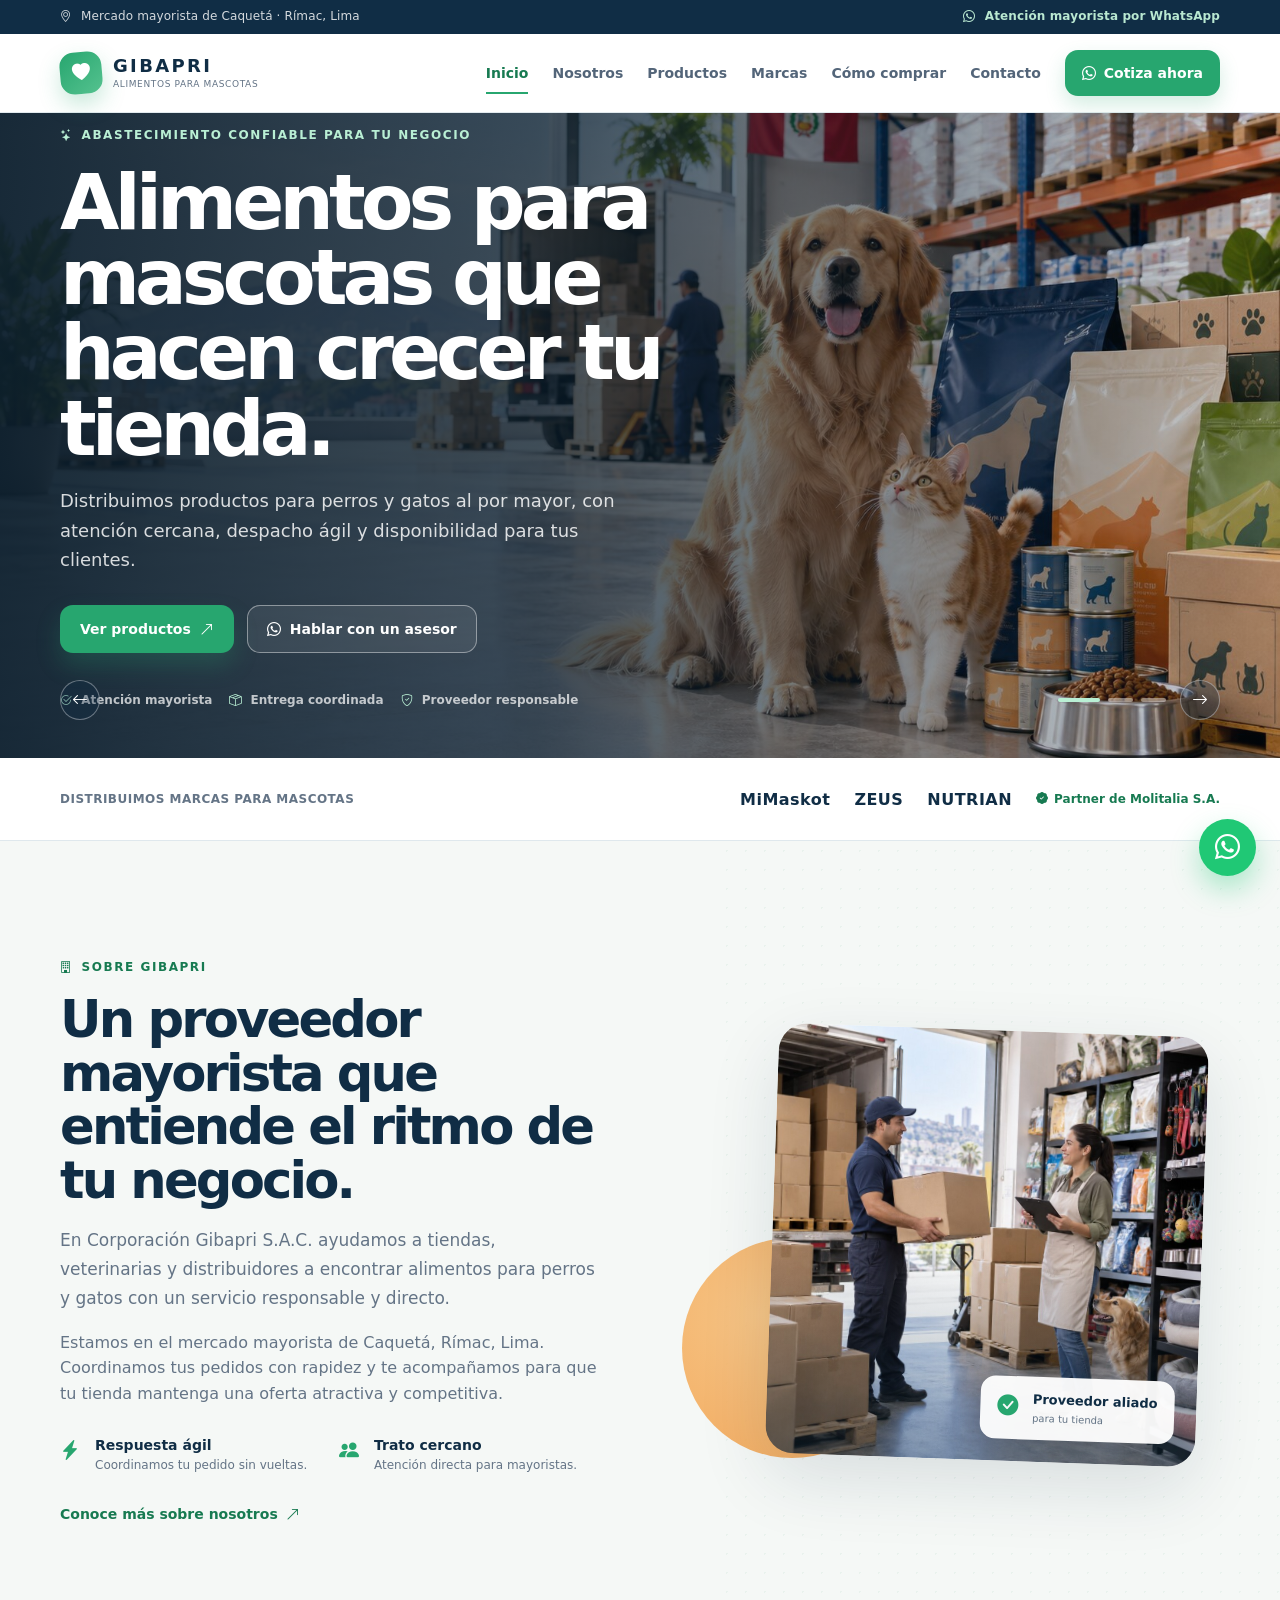
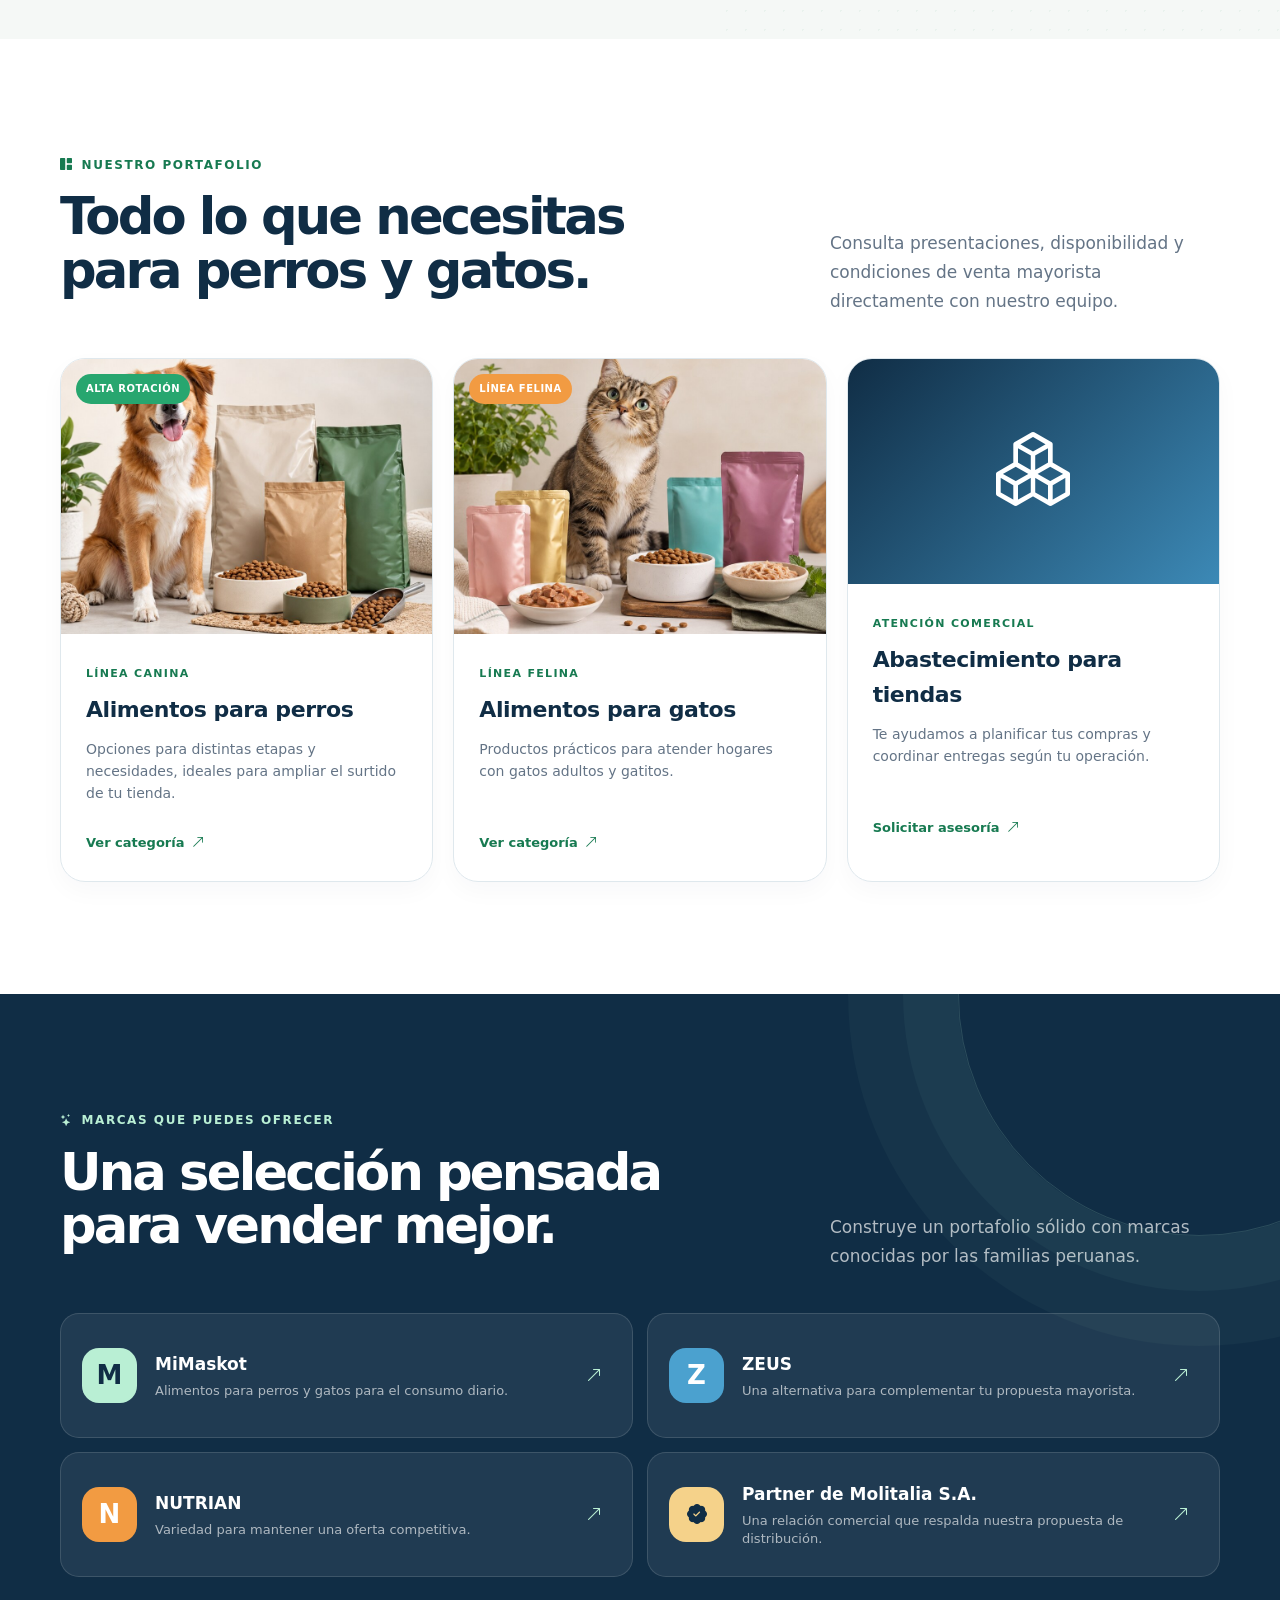
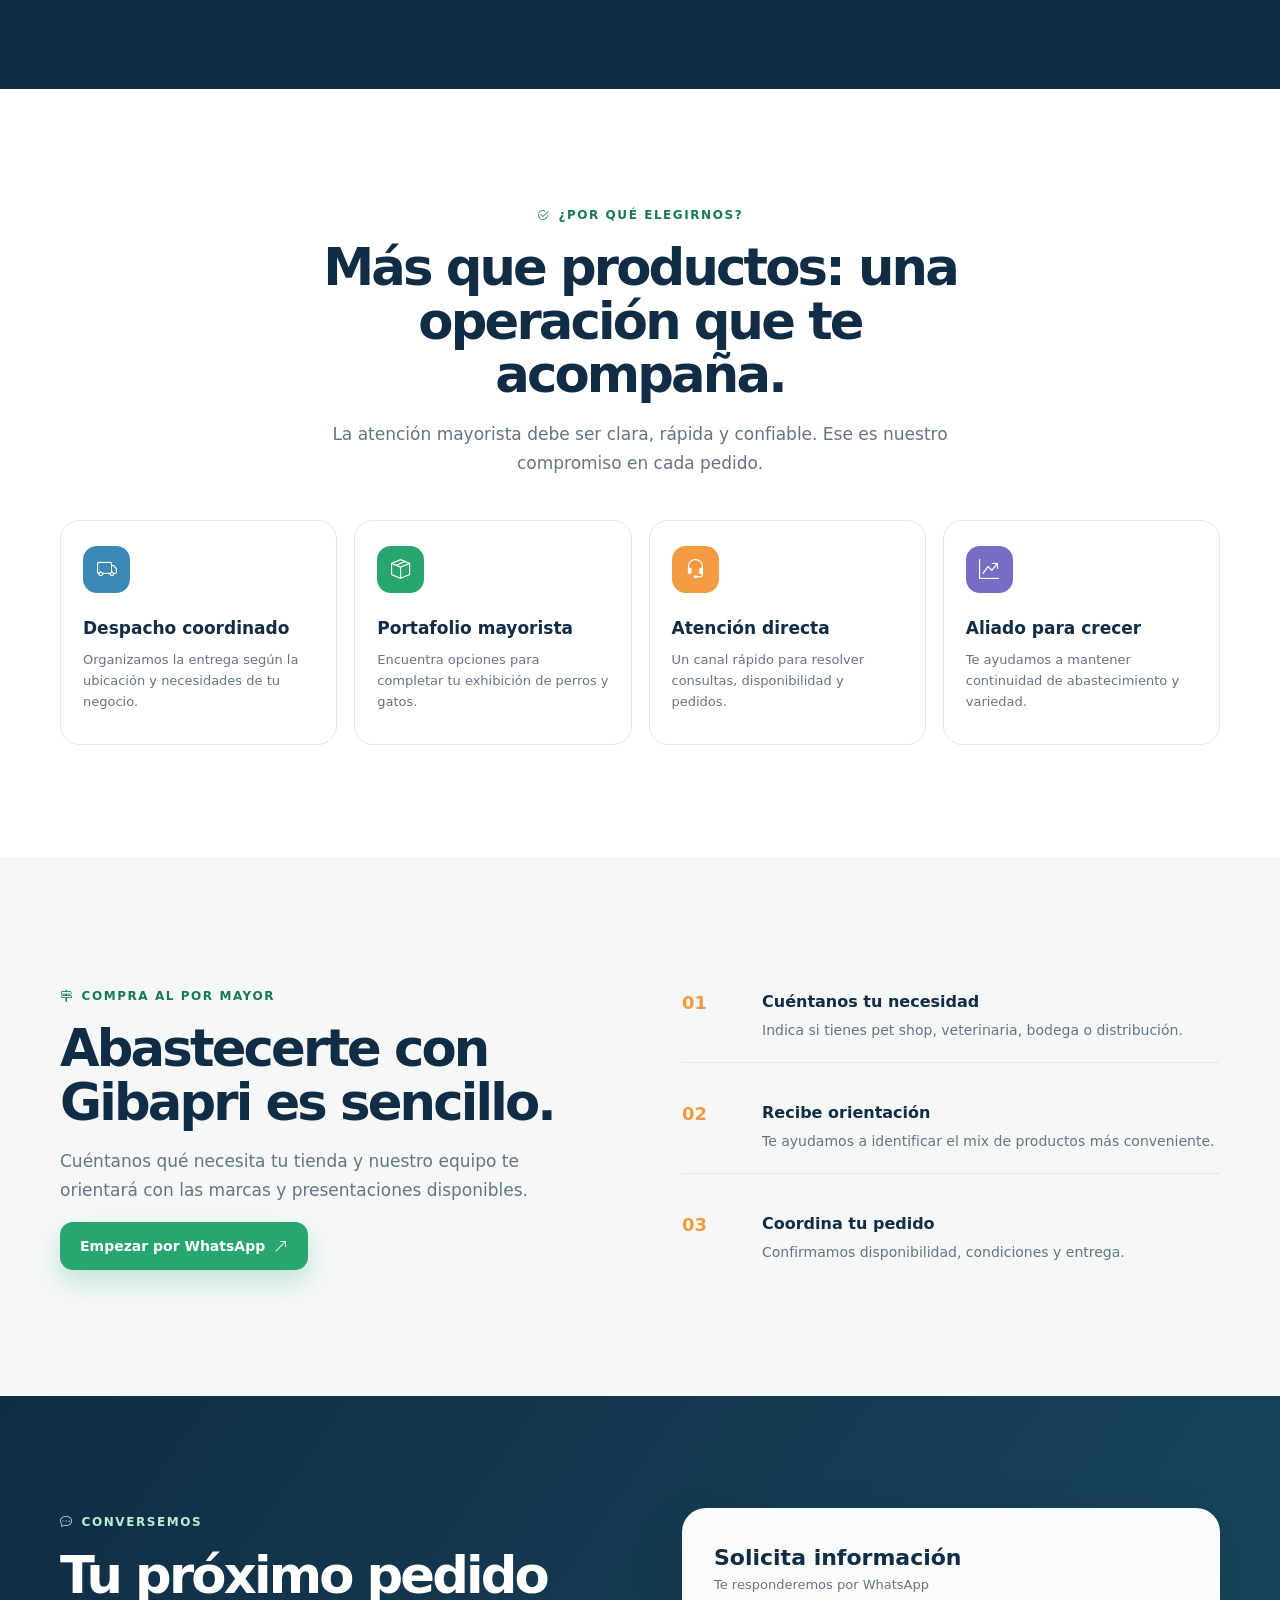
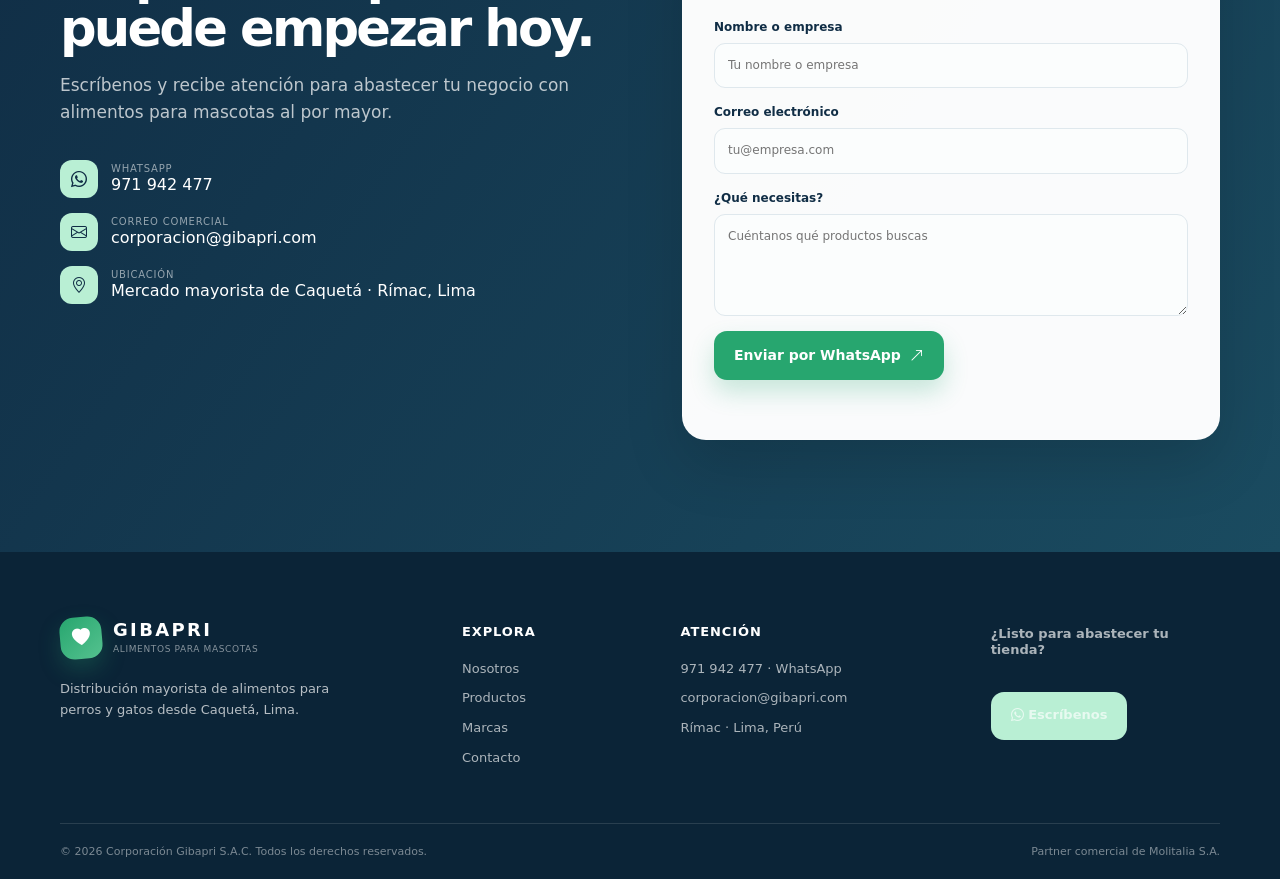
<file: index.html>
<!doctype html>
<html lang="es">
<head>
  <meta charset="utf-8">
  <meta name="viewport" content="width=device-width, initial-scale=1">
  <meta name="description" content="Corporación Gibapri S.A.C.: alimentos para perros y gatos al por mayor en Lima, desde el mercado mayorista de Caquetá.">
  <meta name="theme-color" content="#12304a">
  <title>Corporación Gibapri S.A.C. | Alimentos para mascotas al por mayor</title>
  <link rel="icon" href="assets/img/favicon.png">
  <link rel="stylesheet" href="assets/vendor/bootstrap-icons/bootstrap-icons.css">
  <link rel="stylesheet" href="assets/css/main.css">
</head>
<body>
  <div class="topbar">
    <div class="container topbar-inner">
      <span><i class="bi bi-geo-alt"></i> Mercado mayorista de Caquetá · Rímac, Lima</span>
      <a href="https://wa.me/51971942477" target="_blank" rel="noopener"><i class="bi bi-whatsapp"></i> Atención mayorista por WhatsApp</a>
    </div>
  </div>

  <header class="site-header" id="header">
    <div class="container nav-wrap">
      <a class="brand" href="index.html" aria-label="Corporación Gibapri inicio">
        <span class="brand-mark"><i class="bi bi-heart-fill"></i></span>
        <span class="brand-copy"><strong>GIBAPRI</strong><small>Alimentos para mascotas</small></span>
      </a>
      <button class="mobile-nav-toggle" type="button" aria-label="Abrir menú" aria-controls="navmenu" aria-expanded="false"><i class="bi bi-list"></i></button>
      <nav id="navmenu" class="main-nav" aria-label="Navegación principal">
        <a class="active" href="#inicio">Inicio</a>
        <a href="#nosotros">Nosotros</a>
        <a href="productos.html">Productos</a>
        <a href="marcas.html">Marcas</a>
        <a href="#como-comprar">Cómo comprar</a>
        <a href="contacto.html">Contacto</a>
        <a class="nav-cta" href="https://wa.me/51971942477" target="_blank" rel="noopener"><i class="bi bi-whatsapp"></i> Cotiza ahora</a>
      </nav>
    </div>
  </header>

  <main>
    <section id="inicio" class="hero-slider" aria-label="Presentación de Corporación Gibapri">
      <div class="hero-slide is-active" style="background-image:linear-gradient(90deg, rgba(10,29,44,.94) 0%, rgba(10,29,44,.78) 42%, rgba(10,29,44,.16) 100%), url('assets/img/gibapri/hero-pets.jpg');">
        <div class="container hero-content">
          <span class="eyebrow light"><i class="bi bi-stars"></i> Abastecimiento confiable para tu negocio</span>
          <h1>Alimentos para mascotas que hacen crecer tu tienda.</h1>
          <p>Distribuimos productos para perros y gatos al por mayor, con atención cercana, despacho ágil y disponibilidad para tus clientes.</p>
          <div class="hero-actions">
            <a class="btn btn-primary" href="productos.html">Ver productos <i class="bi bi-arrow-up-right"></i></a>
            <a class="btn btn-ghost" href="https://wa.me/51971942477?text=Hola%20Gibapri%2C%20quiero%20solicitar%20una%20cotizaci%C3%B3n%20mayorista." target="_blank" rel="noopener"><i class="bi bi-whatsapp"></i> Hablar con un asesor</a>
          </div>
          <div class="hero-proof"><span><i class="bi bi-check2-circle"></i> Atención mayorista</span><span><i class="bi bi-box-seam"></i> Entrega coordinada</span><span><i class="bi bi-shield-check"></i> Proveedor responsable</span></div>
        </div>
      </div>
      <div class="hero-slide" style="background-image:linear-gradient(90deg, rgba(10,29,44,.94) 0%, rgba(10,29,44,.77) 42%, rgba(10,29,44,.18) 100%), url('assets/img/gibapri/wholesale-supply.jpg');">
        <div class="container hero-content">
          <span class="eyebrow light"><i class="bi bi-shop"></i> Tu tienda siempre lista</span>
          <h2>Stock para atender cada pedido con confianza.</h2>
          <p>Encuentra un aliado mayorista en Caquetá para mantener tu negocio abastecido y responder a la demanda de tus clientes.</p>
          <div class="hero-actions"><a class="btn btn-primary" href="#como-comprar">Conoce cómo comprar <i class="bi bi-arrow-right"></i></a><a class="btn btn-ghost" href="contacto.html">Solicitar atención</a></div>
        </div>
      </div>
      <div class="hero-slide" style="background-image:linear-gradient(90deg, rgba(10,29,44,.94) 0%, rgba(10,29,44,.78) 42%, rgba(10,29,44,.16) 100%), url('assets/img/gibapri/dog-food.jpg');">
        <div class="container hero-content">
          <span class="eyebrow light"><i class="bi bi-award"></i> Marcas para tu portafolio</span>
          <h2>MiMaskot, ZEUS y NUTRIAN para tu negocio.</h2>
          <p>Una propuesta pensada para pet shops, veterinarias, bodegas y distribuidores que buscan variedad y respuesta rápida.</p>
          <div class="hero-actions"><a class="btn btn-primary" href="marcas.html">Conocer nuestras marcas <i class="bi bi-arrow-up-right"></i></a><a class="btn btn-ghost" href="https://wa.me/51971942477" target="_blank" rel="noopener"><i class="bi bi-whatsapp"></i> Cotizar</a></div>
        </div>
      </div>
      <div class="slider-controls container">
        <button class="slider-prev" type="button" aria-label="Anterior"><i class="bi bi-arrow-left"></i></button>
        <div class="slider-dots" role="tablist" aria-label="Diapositivas"><button class="is-active" type="button" aria-label="Diapositiva 1"></button><button type="button" aria-label="Diapositiva 2"></button><button type="button" aria-label="Diapositiva 3"></button></div>
        <button class="slider-next" type="button" aria-label="Siguiente"><i class="bi bi-arrow-right"></i></button>
      </div>
    </section>

    <section class="brand-strip" aria-label="Marcas disponibles">
      <div class="container brand-strip-inner">
        <span class="strip-label">Distribuimos marcas para mascotas</span>
        <span class="brand-pill">MiMaskot</span><span class="brand-pill">ZEUS</span><span class="brand-pill">NUTRIAN</span><span class="brand-pill brand-pill-partner"><i class="bi bi-patch-check-fill"></i> Partner de Molitalia S.A.</span>
      </div>
    </section>

    <section id="nosotros" class="section section-soft">
      <div class="container split-section">
        <div class="section-copy reveal">
          <span class="eyebrow"><i class="bi bi-building"></i> Sobre Gibapri</span>
          <h2>Un proveedor mayorista que entiende el ritmo de tu negocio.</h2>
          <p class="lead">En Corporación Gibapri S.A.C. ayudamos a tiendas, veterinarias y distribuidores a encontrar alimentos para perros y gatos con un servicio responsable y directo.</p>
          <p>Estamos en el mercado mayorista de Caquetá, Rímac, Lima. Coordinamos tus pedidos con rapidez y te acompañamos para que tu tienda mantenga una oferta atractiva y competitiva.</p>
          <div class="mini-values"><div><i class="bi bi-lightning-charge-fill"></i><strong>Respuesta ágil</strong><span>Coordinamos tu pedido sin vueltas.</span></div><div><i class="bi bi-people-fill"></i><strong>Trato cercano</strong><span>Atención directa para mayoristas.</span></div></div>
          <a class="text-link" href="contacto.html">Conoce más sobre nosotros <i class="bi bi-arrow-up-right"></i></a>
        </div>
        <div class="about-visual reveal"><div class="image-frame"><img src="assets/img/gibapri/wholesale-supply.jpg" alt="Distribución mayorista de alimentos para mascotas"><span class="floating-note"><i class="bi bi-check-circle-fill"></i><strong>Proveedor aliado</strong><small>para tu tienda</small></span></div><div class="accent-orb"></div></div>
      </div>
    </section>

    <section id="productos" class="section">
      <div class="container">
        <div class="section-heading reveal"><div><span class="eyebrow"><i class="bi bi-grid-1x2-fill"></i> Nuestro portafolio</span><h2>Todo lo que necesitas para perros y gatos.</h2></div><p>Consulta presentaciones, disponibilidad y condiciones de venta mayorista directamente con nuestro equipo.</p></div>
        <div class="product-grid">
          <article class="product-card product-card-featured reveal"><div class="product-image"><img src="assets/img/gibapri/dog-food.jpg" alt="Alimentos para perros al por mayor"><span class="product-tag">Alta rotación</span></div><div class="product-body"><span class="product-kicker">Línea canina</span><h3>Alimentos para perros</h3><p>Opciones para distintas etapas y necesidades, ideales para ampliar el surtido de tu tienda.</p><a href="productos.html#perros">Ver categoría <i class="bi bi-arrow-up-right"></i></a></div></article>
          <article class="product-card reveal"><div class="product-image"><img src="assets/img/gibapri/cat-food.jpg" alt="Alimentos para gatos al por mayor"><span class="product-tag product-tag-orange">Línea felina</span></div><div class="product-body"><span class="product-kicker">Línea felina</span><h3>Alimentos para gatos</h3><p>Productos prácticos para atender hogares con gatos adultos y gatitos.</p><a href="productos.html#gatos">Ver categoría <i class="bi bi-arrow-up-right"></i></a></div></article>
          <article class="product-card reveal"><div class="product-icon"><i class="bi bi-boxes"></i></div><div class="product-body"><span class="product-kicker">Atención comercial</span><h3>Abastecimiento para tiendas</h3><p>Te ayudamos a planificar tus compras y coordinar entregas según tu operación.</p><a href="contacto.html">Solicitar asesoría <i class="bi bi-arrow-up-right"></i></a></div></article>
        </div>
      </div>
    </section>

    <section id="marcas" class="section section-navy">
      <div class="container">
        <div class="section-heading section-heading-light reveal"><div><span class="eyebrow light"><i class="bi bi-stars"></i> Marcas que puedes ofrecer</span><h2>Una selección pensada para vender mejor.</h2></div><p>Construye un portafolio sólido con marcas conocidas por las familias peruanas.</p></div>
        <div class="brand-cards">
          <a class="brand-card reveal" href="marcas.html#mimaskot"><span class="brand-card-symbol">M</span><div><strong>MiMaskot</strong><p>Alimentos para perros y gatos para el consumo diario.</p></div><i class="bi bi-arrow-up-right"></i></a>
          <a class="brand-card reveal" href="marcas.html#zeus"><span class="brand-card-symbol brand-symbol-blue">Z</span><div><strong>ZEUS</strong><p>Una alternativa para complementar tu propuesta mayorista.</p></div><i class="bi bi-arrow-up-right"></i></a>
          <a class="brand-card reveal" href="marcas.html#nutrian"><span class="brand-card-symbol brand-symbol-orange">N</span><div><strong>NUTRIAN</strong><p>Variedad para mantener una oferta competitiva.</p></div><i class="bi bi-arrow-up-right"></i></a>
          <a class="brand-card brand-card-partner reveal" href="marcas.html#molitalia"><span class="brand-card-symbol brand-symbol-gold"><i class="bi bi-patch-check-fill"></i></span><div><strong>Partner de Molitalia S.A.</strong><p>Una relación comercial que respalda nuestra propuesta de distribución.</p></div><i class="bi bi-arrow-up-right"></i></a>
        </div>
      </div>
    </section>

    <section class="section">
      <div class="container">
        <div class="section-heading centered reveal"><span class="eyebrow"><i class="bi bi-check2-circle"></i> ¿Por qué elegirnos?</span><h2>Más que productos: una operación que te acompaña.</h2><p>La atención mayorista debe ser clara, rápida y confiable. Ese es nuestro compromiso en cada pedido.</p></div>
        <div class="benefit-grid">
          <div class="benefit-card reveal"><span class="benefit-icon"><i class="bi bi-truck"></i></span><h3>Despacho coordinado</h3><p>Organizamos la entrega según la ubicación y necesidades de tu negocio.</p></div>
          <div class="benefit-card reveal"><span class="benefit-icon green"><i class="bi bi-box-seam"></i></span><h3>Portafolio mayorista</h3><p>Encuentra opciones para completar tu exhibición de perros y gatos.</p></div>
          <div class="benefit-card reveal"><span class="benefit-icon orange"><i class="bi bi-headset"></i></span><h3>Atención directa</h3><p>Un canal rápido para resolver consultas, disponibilidad y pedidos.</p></div>
          <div class="benefit-card reveal"><span class="benefit-icon purple"><i class="bi bi-graph-up-arrow"></i></span><h3>Aliado para crecer</h3><p>Te ayudamos a mantener continuidad de abastecimiento y variedad.</p></div>
        </div>
      </div>
    </section>

    <section id="como-comprar" class="section section-soft">
      <div class="container how-section">
        <div class="section-copy reveal"><span class="eyebrow"><i class="bi bi-signpost-2"></i> Compra al por mayor</span><h2>Abastecerte con Gibapri es sencillo.</h2><p class="lead">Cuéntanos qué necesita tu tienda y nuestro equipo te orientará con las marcas y presentaciones disponibles.</p><a class="btn btn-primary" href="https://wa.me/51971942477?text=Hola%20Gibapri%2C%20quiero%20informaci%C3%B3n%20para%20comprar%20al%20por%20mayor." target="_blank" rel="noopener">Empezar por WhatsApp <i class="bi bi-arrow-up-right"></i></a></div>
        <div class="steps reveal"><div class="step"><span>01</span><div><strong>Cuéntanos tu necesidad</strong><p>Indica si tienes pet shop, veterinaria, bodega o distribución.</p></div></div><div class="step"><span>02</span><div><strong>Recibe orientación</strong><p>Te ayudamos a identificar el mix de productos más conveniente.</p></div></div><div class="step"><span>03</span><div><strong>Coordina tu pedido</strong><p>Confirmamos disponibilidad, condiciones y entrega.</p></div></div></div>
      </div>
    </section>

    <section id="contacto" class="section contact-section">
      <div class="container contact-grid">
        <div class="contact-copy reveal"><span class="eyebrow light"><i class="bi bi-chat-dots"></i> Conversemos</span><h2>Tu próximo pedido puede empezar hoy.</h2><p>Escríbenos y recibe atención para abastecer tu negocio con alimentos para mascotas al por mayor.</p><div class="contact-list"><a href="https://wa.me/51971942477" target="_blank" rel="noopener"><i class="bi bi-whatsapp"></i><span><small>WhatsApp</small>971 942 477</span></a><a href="mailto:corporacion@gibapri.com"><i class="bi bi-envelope"></i><span><small>Correo comercial</small>corporacion@gibapri.com</span></a><div><i class="bi bi-geo-alt"></i><span><small>Ubicación</small>Mercado mayorista de Caquetá · Rímac, Lima</span></div></div></div>
        <form class="contact-form wa-form reveal" data-form-title="Solicitud de cotización mayorista" novalidate><div class="form-header"><span>Solicita información</span><small>Te responderemos por WhatsApp</small></div><label>Nombre o empresa<input name="name" type="text" placeholder="Tu nombre o empresa" required></label><label>Correo electrónico<input name="email" type="email" placeholder="tu@empresa.com" required></label><label>¿Qué necesitas?<textarea name="message" rows="4" placeholder="Cuéntanos qué productos buscas" required></textarea></label><button class="btn btn-primary" type="submit">Enviar por WhatsApp <i class="bi bi-arrow-up-right"></i></button><p class="form-status" aria-live="polite"></p></form>
      </div>
    </section>
  </main>

  <footer class="site-footer">
    <div class="container footer-grid"><div><a class="brand footer-brand" href="index.html"><span class="brand-mark"><i class="bi bi-heart-fill"></i></span><span class="brand-copy"><strong>GIBAPRI</strong><small>Alimentos para mascotas</small></span></a><p>Distribución mayorista de alimentos para perros y gatos desde Caquetá, Lima.</p></div><div><h4>Explora</h4><a href="#nosotros">Nosotros</a><a href="productos.html">Productos</a><a href="marcas.html">Marcas</a><a href="contacto.html">Contacto</a></div><div><h4>Atención</h4><a href="https://wa.me/51971942477" target="_blank" rel="noopener">971 942 477 · WhatsApp</a><a href="mailto:corporacion@gibapri.com">corporacion@gibapri.com</a><span>Rímac · Lima, Perú</span></div><div class="footer-cta"><span>¿Listo para abastecer tu tienda?</span><a class="btn btn-footer" href="https://wa.me/51971942477" target="_blank" rel="noopener"><i class="bi bi-whatsapp"></i> Escríbenos</a></div></div>
    <div class="container footer-bottom"><span>© <span data-year></span> Corporación Gibapri S.A.C. Todos los derechos reservados.</span><span>Partner comercial de Molitalia S.A.</span></div>
  </footer>
  <a class="floating-whatsapp" href="https://wa.me/51971942477" target="_blank" rel="noopener" aria-label="Contactar por WhatsApp"><i class="bi bi-whatsapp"></i></a>
  <script src="assets/js/main.js"></script>
</body>
</html>
</file>
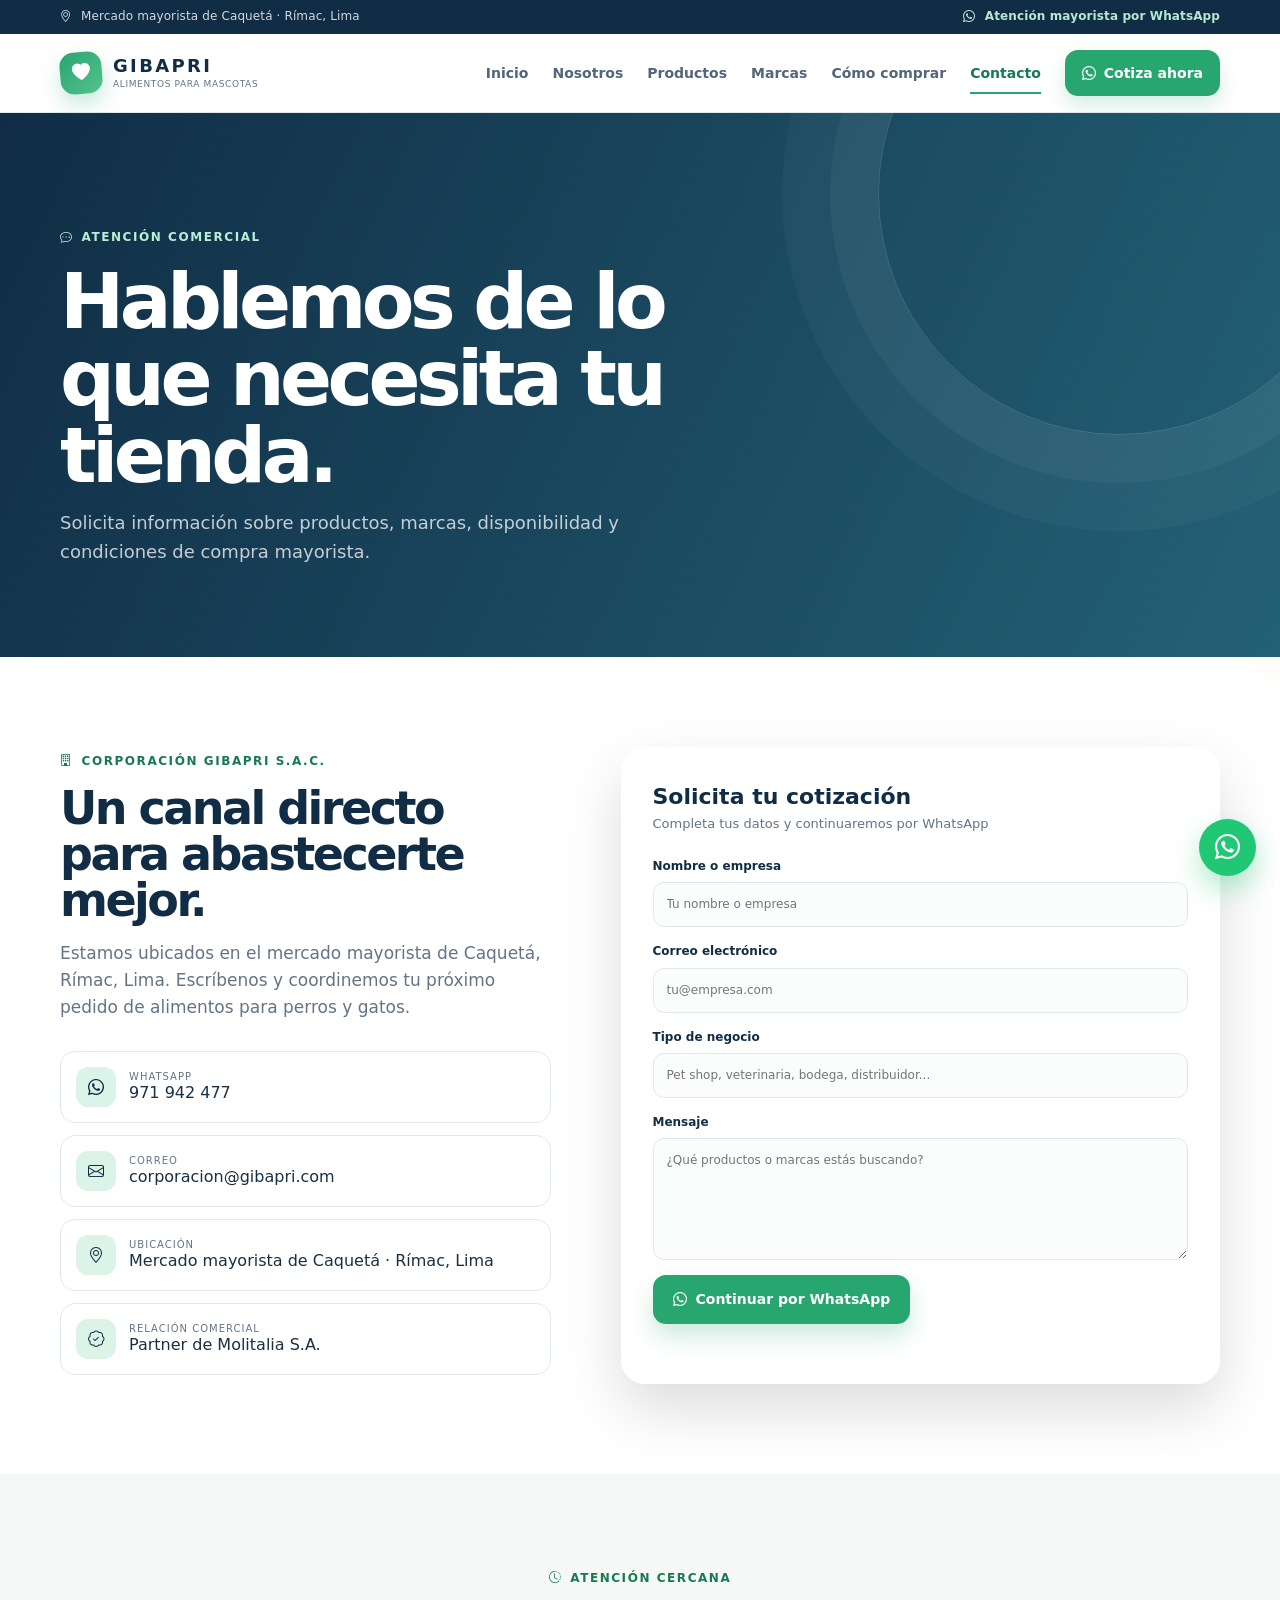
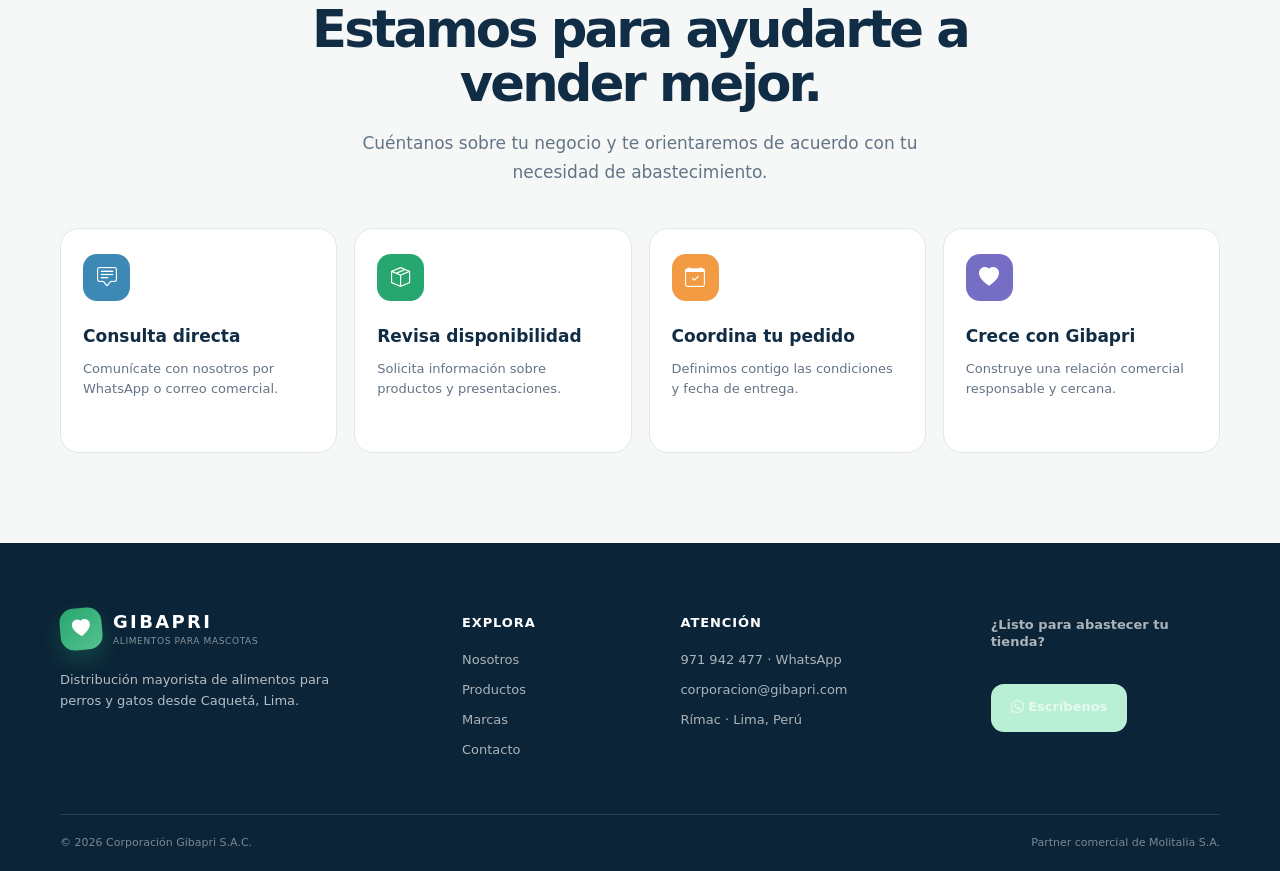
<file: contacto.html>
<!doctype html>
<html lang="es">
<head>
  <meta charset="utf-8"><meta name="viewport" content="width=device-width, initial-scale=1">
  <meta name="description" content="Contacto y cotizaciones mayoristas de Corporación Gibapri S.A.C.">
  <title>Contacto | Corporación Gibapri S.A.C.</title>
  <link rel="icon" href="assets/img/favicon.png"><link rel="stylesheet" href="assets/vendor/bootstrap-icons/bootstrap-icons.css"><link rel="stylesheet" href="assets/css/main.css">
</head>
<body>
  <div class="topbar"><div class="container topbar-inner"><span><i class="bi bi-geo-alt"></i> Mercado mayorista de Caquetá · Rímac, Lima</span><a href="https://wa.me/51971942477" target="_blank" rel="noopener"><i class="bi bi-whatsapp"></i> Atención mayorista por WhatsApp</a></div></div>
  <header class="site-header"><div class="container nav-wrap"><a class="brand" href="index.html"><span class="brand-mark"><i class="bi bi-heart-fill"></i></span><span class="brand-copy"><strong>GIBAPRI</strong><small>Alimentos para mascotas</small></span></a><button class="mobile-nav-toggle" type="button" aria-label="Abrir menú" aria-controls="navmenu" aria-expanded="false"><i class="bi bi-list"></i></button><nav id="navmenu" class="main-nav"><a href="index.html">Inicio</a><a href="index.html#nosotros">Nosotros</a><a href="productos.html">Productos</a><a href="marcas.html">Marcas</a><a href="index.html#como-comprar">Cómo comprar</a><a class="active" href="contacto.html">Contacto</a><a class="nav-cta" href="https://wa.me/51971942477" target="_blank" rel="noopener"><i class="bi bi-whatsapp"></i> Cotiza ahora</a></nav></div></header>
  <main>
    <section class="page-hero"><div class="container"><span class="eyebrow light"><i class="bi bi-chat-dots"></i> Atención comercial</span><h1>Hablemos de lo que necesita tu tienda.</h1><p>Solicita información sobre productos, marcas, disponibilidad y condiciones de compra mayorista.</p></div></section>
    <section class="detail-section"><div class="container contact-page-grid"><div class="contact-page-copy reveal"><span class="eyebrow"><i class="bi bi-building"></i> Corporación Gibapri S.A.C.</span><h2>Un canal directo para abastecerte mejor.</h2><p>Estamos ubicados en el mercado mayorista de Caquetá, Rímac, Lima. Escríbenos y coordinemos tu próximo pedido de alimentos para perros y gatos.</p><div class="contact-page-items"><a class="contact-page-item" href="https://wa.me/51971942477" target="_blank" rel="noopener"><i class="bi bi-whatsapp"></i><span><small>WhatsApp</small>971 942 477</span></a><a class="contact-page-item" href="mailto:corporacion@gibapri.com"><i class="bi bi-envelope"></i><span><small>Correo</small>corporacion@gibapri.com</span></a><div class="contact-page-item"><i class="bi bi-geo-alt"></i><span><small>Ubicación</small>Mercado mayorista de Caquetá · Rímac, Lima</span></div><div class="contact-page-item"><i class="bi bi-patch-check"></i><span><small>Relación comercial</small>Partner de Molitalia S.A.</span></div></div></div><form class="contact-form wa-form reveal" data-form-title="Solicitud de cotización Gibapri" novalidate><div class="form-header"><span>Solicita tu cotización</span><small>Completa tus datos y continuaremos por WhatsApp</small></div><label>Nombre o empresa<input name="name" type="text" placeholder="Tu nombre o empresa" required></label><label>Correo electrónico<input name="email" type="email" placeholder="tu@empresa.com" required></label><label>Tipo de negocio<input name="business" type="text" placeholder="Pet shop, veterinaria, bodega, distribuidor..."></label><label>Mensaje<textarea name="message" rows="5" placeholder="¿Qué productos o marcas estás buscando?" required></textarea></label><button class="btn btn-primary" type="submit"><i class="bi bi-whatsapp"></i> Continuar por WhatsApp</button><p class="form-status" aria-live="polite"></p></form></div></section>
    <section class="detail-section alt"><div class="container"><div class="section-heading centered reveal"><span class="eyebrow"><i class="bi bi-clock-history"></i> Atención cercana</span><h2>Estamos para ayudarte a vender mejor.</h2><p>Cuéntanos sobre tu negocio y te orientaremos de acuerdo con tu necesidad de abastecimiento.</p></div><div class="benefit-grid"><div class="benefit-card reveal"><span class="benefit-icon"><i class="bi bi-chat-square-text"></i></span><h3>Consulta directa</h3><p>Comunícate con nosotros por WhatsApp o correo comercial.</p></div><div class="benefit-card reveal"><span class="benefit-icon green"><i class="bi bi-box-seam"></i></span><h3>Revisa disponibilidad</h3><p>Solicita información sobre productos y presentaciones.</p></div><div class="benefit-card reveal"><span class="benefit-icon orange"><i class="bi bi-calendar-check"></i></span><h3>Coordina tu pedido</h3><p>Definimos contigo las condiciones y fecha de entrega.</p></div><div class="benefit-card reveal"><span class="benefit-icon purple"><i class="bi bi-heart-fill"></i></span><h3>Crece con Gibapri</h3><p>Construye una relación comercial responsable y cercana.</p></div></div></div></section>
  </main>
  <footer class="site-footer"><div class="container footer-grid"><div><a class="brand footer-brand" href="index.html"><span class="brand-mark"><i class="bi bi-heart-fill"></i></span><span class="brand-copy"><strong>GIBAPRI</strong><small>Alimentos para mascotas</small></span></a><p>Distribución mayorista de alimentos para perros y gatos desde Caquetá, Lima.</p></div><div><h4>Explora</h4><a href="index.html#nosotros">Nosotros</a><a href="productos.html">Productos</a><a href="marcas.html">Marcas</a><a href="contacto.html">Contacto</a></div><div><h4>Atención</h4><a href="https://wa.me/51971942477" target="_blank" rel="noopener">971 942 477 · WhatsApp</a><a href="mailto:corporacion@gibapri.com">corporacion@gibapri.com</a><span>Rímac · Lima, Perú</span></div><div class="footer-cta"><span>¿Listo para abastecer tu tienda?</span><a class="btn btn-footer" href="https://wa.me/51971942477" target="_blank" rel="noopener"><i class="bi bi-whatsapp"></i> Escríbenos</a></div></div><div class="container footer-bottom"><span>© <span data-year></span> Corporación Gibapri S.A.C.</span><span>Partner comercial de Molitalia S.A.</span></div></footer><a class="floating-whatsapp" href="https://wa.me/51971942477" target="_blank" rel="noopener" aria-label="Contactar por WhatsApp"><i class="bi bi-whatsapp"></i></a><script src="assets/js/main.js"></script>
</body>
</html>
</file>
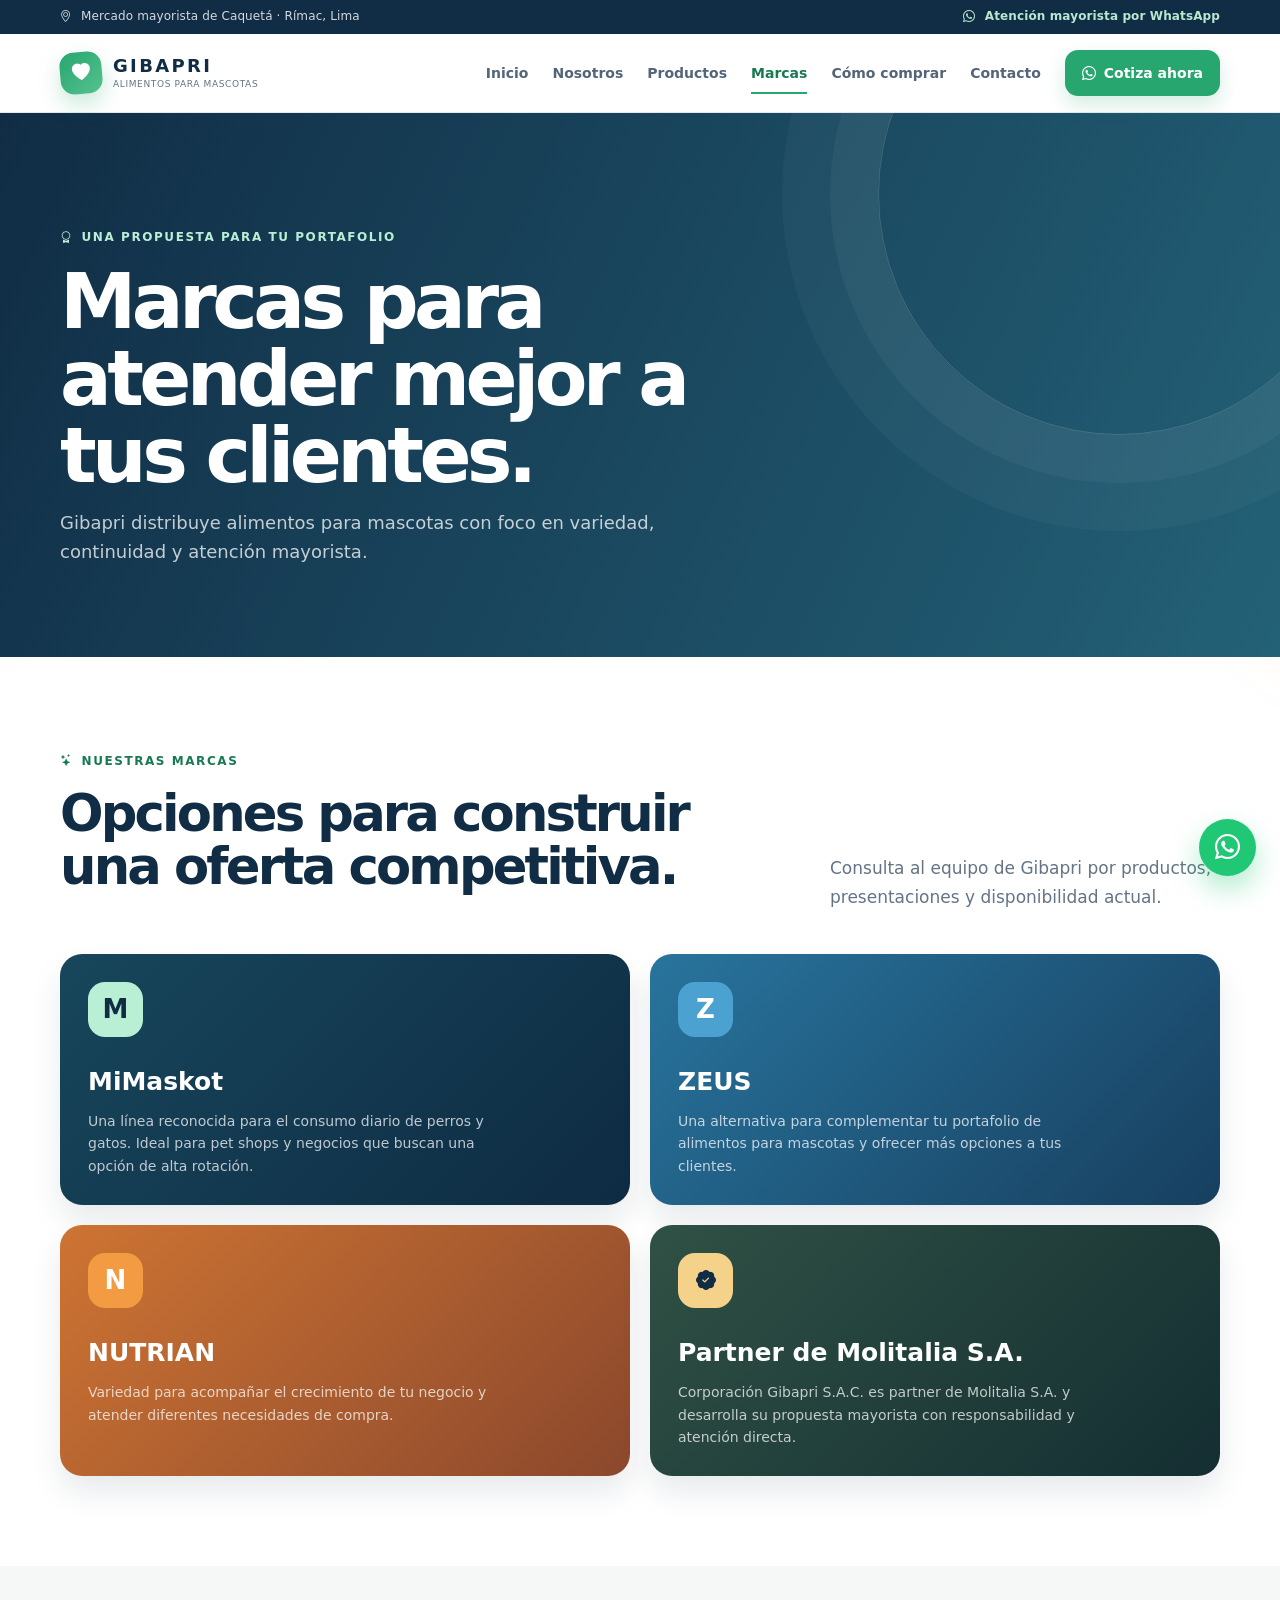
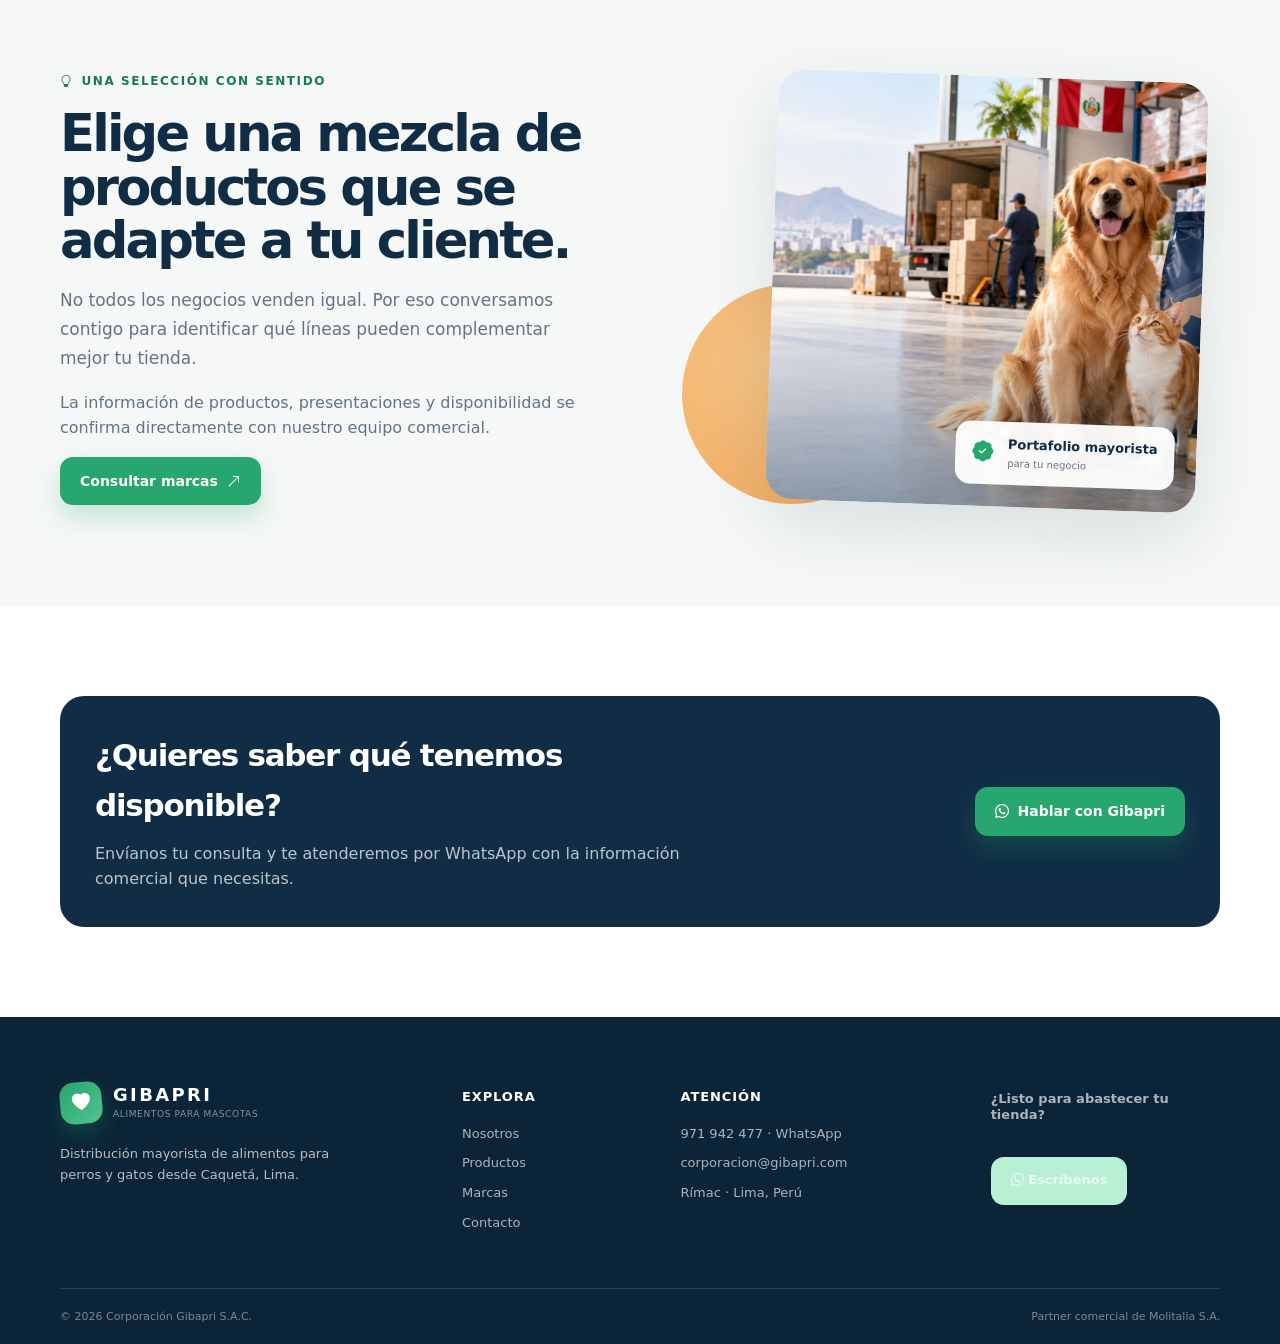
<file: marcas.html>
<!doctype html>
<html lang="es">
<head>
  <meta charset="utf-8"><meta name="viewport" content="width=device-width, initial-scale=1">
  <meta name="description" content="Marcas de alimentos para mascotas que distribuye Corporación Gibapri S.A.C.">
  <title>Marcas | Corporación Gibapri S.A.C.</title>
  <link rel="icon" href="assets/img/favicon.png"><link rel="stylesheet" href="assets/vendor/bootstrap-icons/bootstrap-icons.css"><link rel="stylesheet" href="assets/css/main.css">
</head>
<body>
  <div class="topbar"><div class="container topbar-inner"><span><i class="bi bi-geo-alt"></i> Mercado mayorista de Caquetá · Rímac, Lima</span><a href="https://wa.me/51971942477" target="_blank" rel="noopener"><i class="bi bi-whatsapp"></i> Atención mayorista por WhatsApp</a></div></div>
  <header class="site-header"><div class="container nav-wrap"><a class="brand" href="index.html"><span class="brand-mark"><i class="bi bi-heart-fill"></i></span><span class="brand-copy"><strong>GIBAPRI</strong><small>Alimentos para mascotas</small></span></a><button class="mobile-nav-toggle" type="button" aria-label="Abrir menú" aria-controls="navmenu" aria-expanded="false"><i class="bi bi-list"></i></button><nav id="navmenu" class="main-nav"><a href="index.html">Inicio</a><a href="index.html#nosotros">Nosotros</a><a href="productos.html">Productos</a><a class="active" href="marcas.html">Marcas</a><a href="index.html#como-comprar">Cómo comprar</a><a href="contacto.html">Contacto</a><a class="nav-cta" href="https://wa.me/51971942477" target="_blank" rel="noopener"><i class="bi bi-whatsapp"></i> Cotiza ahora</a></nav></div></header>
  <main>
    <section class="page-hero"><div class="container"><span class="eyebrow light"><i class="bi bi-award"></i> Una propuesta para tu portafolio</span><h1>Marcas para atender mejor a tus clientes.</h1><p>Gibapri distribuye alimentos para mascotas con foco en variedad, continuidad y atención mayorista.</p></div></section>
    <section class="detail-section"><div class="container"><div class="section-heading reveal"><div><span class="eyebrow"><i class="bi bi-stars"></i> Nuestras marcas</span><h2>Opciones para construir una oferta competitiva.</h2></div><p>Consulta al equipo de Gibapri por productos, presentaciones y disponibilidad actual.</p></div><div class="brand-detail-grid"><article class="brand-detail reveal" id="mimaskot"><span class="brand-card-symbol">M</span><h2>MiMaskot</h2><p>Una línea reconocida para el consumo diario de perros y gatos. Ideal para pet shops y negocios que buscan una opción de alta rotación.</p></article><article class="brand-detail reveal" id="zeus"><span class="brand-card-symbol brand-symbol-blue">Z</span><h2>ZEUS</h2><p>Una alternativa para complementar tu portafolio de alimentos para mascotas y ofrecer más opciones a tus clientes.</p></article><article class="brand-detail reveal" id="nutrian"><span class="brand-card-symbol brand-symbol-orange">N</span><h2>NUTRIAN</h2><p>Variedad para acompañar el crecimiento de tu negocio y atender diferentes necesidades de compra.</p></article><article class="brand-detail reveal" id="molitalia"><span class="brand-card-symbol brand-symbol-gold"><i class="bi bi-patch-check-fill"></i></span><h2>Partner de Molitalia S.A.</h2><p>Corporación Gibapri S.A.C. es partner de Molitalia S.A. y desarrolla su propuesta mayorista con responsabilidad y atención directa.</p></article></div></div></section>
    <section class="detail-section alt"><div class="container split-section"><div class="section-copy reveal"><span class="eyebrow"><i class="bi bi-lightbulb"></i> Una selección con sentido</span><h2>Elige una mezcla de productos que se adapte a tu cliente.</h2><p class="lead">No todos los negocios venden igual. Por eso conversamos contigo para identificar qué líneas pueden complementar mejor tu tienda.</p><p>La información de productos, presentaciones y disponibilidad se confirma directamente con nuestro equipo comercial.</p><a class="btn btn-primary" href="https://wa.me/51971942477?text=Hola%20Gibapri%2C%20quiero%20conocer%20las%20marcas%20y%20productos%20disponibles." target="_blank" rel="noopener">Consultar marcas <i class="bi bi-arrow-up-right"></i></a></div><div class="about-visual reveal"><div class="image-frame"><img src="assets/img/gibapri/hero-pets.jpg" alt="Perro y gato junto a alimentos para mascotas"><span class="floating-note"><i class="bi bi-patch-check-fill"></i><strong>Portafolio mayorista</strong><small>para tu negocio</small></span></div><div class="accent-orb"></div></div></div></section>
    <section class="detail-section"><div class="container"><div class="info-banner reveal"><div><h2>¿Quieres saber qué tenemos disponible?</h2><p>Envíanos tu consulta y te atenderemos por WhatsApp con la información comercial que necesitas.</p></div><a class="btn btn-primary" href="https://wa.me/51971942477" target="_blank" rel="noopener"><i class="bi bi-whatsapp"></i> Hablar con Gibapri</a></div></div></section>
  </main>
  <footer class="site-footer"><div class="container footer-grid"><div><a class="brand footer-brand" href="index.html"><span class="brand-mark"><i class="bi bi-heart-fill"></i></span><span class="brand-copy"><strong>GIBAPRI</strong><small>Alimentos para mascotas</small></span></a><p>Distribución mayorista de alimentos para perros y gatos desde Caquetá, Lima.</p></div><div><h4>Explora</h4><a href="index.html#nosotros">Nosotros</a><a href="productos.html">Productos</a><a href="marcas.html">Marcas</a><a href="contacto.html">Contacto</a></div><div><h4>Atención</h4><a href="https://wa.me/51971942477" target="_blank" rel="noopener">971 942 477 · WhatsApp</a><a href="mailto:corporacion@gibapri.com">corporacion@gibapri.com</a><span>Rímac · Lima, Perú</span></div><div class="footer-cta"><span>¿Listo para abastecer tu tienda?</span><a class="btn btn-footer" href="https://wa.me/51971942477" target="_blank" rel="noopener"><i class="bi bi-whatsapp"></i> Escríbenos</a></div></div><div class="container footer-bottom"><span>© <span data-year></span> Corporación Gibapri S.A.C.</span><span>Partner comercial de Molitalia S.A.</span></div></footer><a class="floating-whatsapp" href="https://wa.me/51971942477" target="_blank" rel="noopener" aria-label="Contactar por WhatsApp"><i class="bi bi-whatsapp"></i></a><script src="assets/js/main.js"></script>
</body>
</html>
</file>
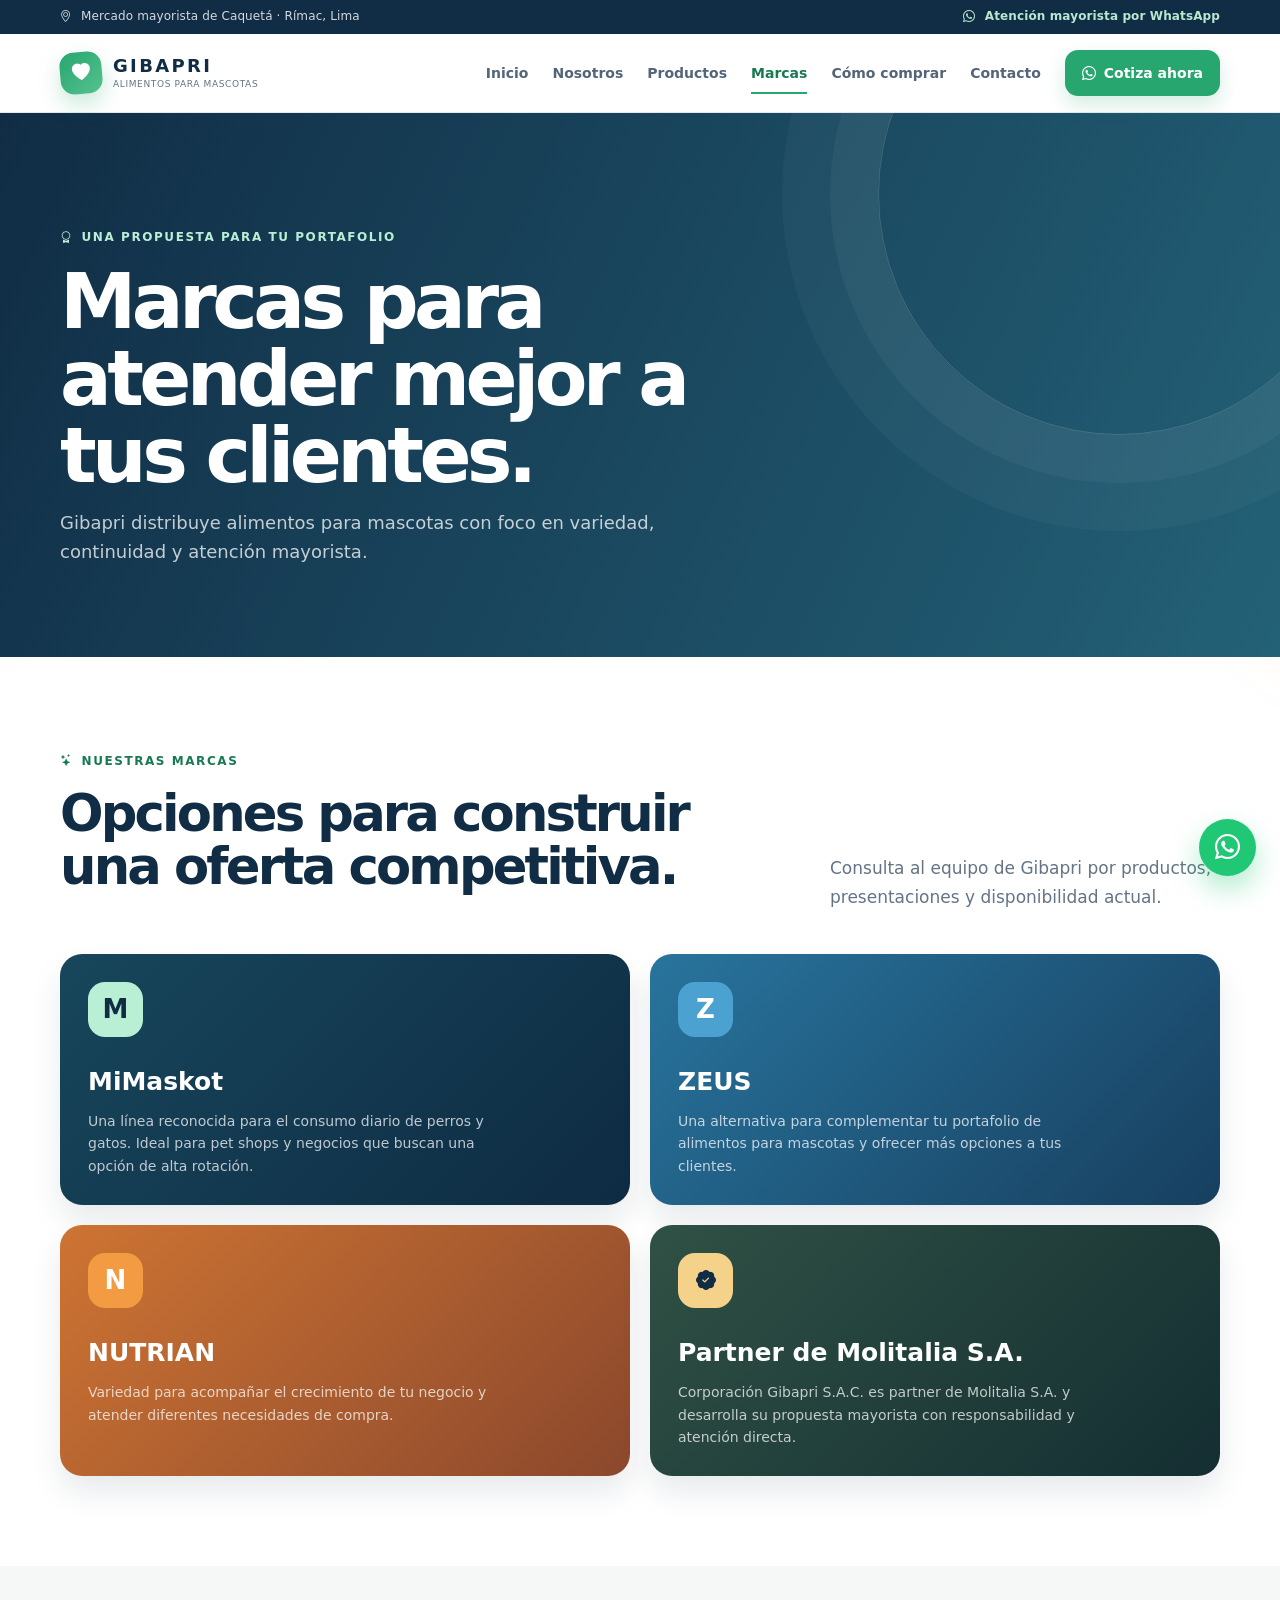
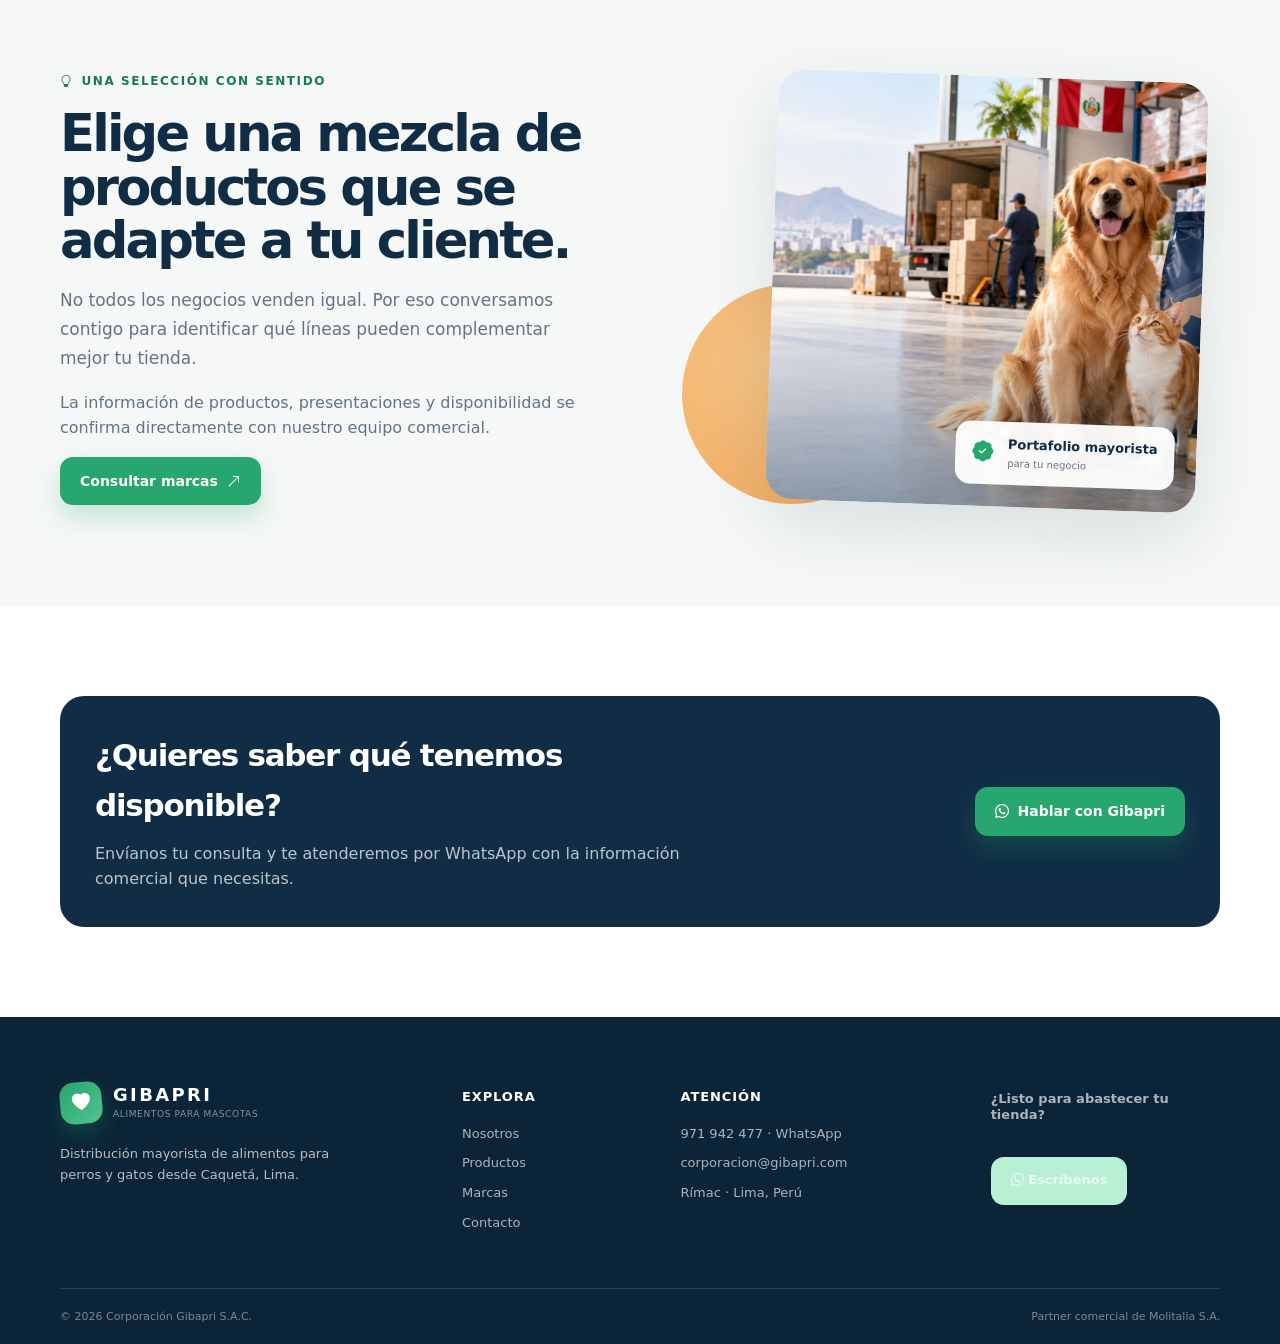
<file: portfolio-details.html>
<!doctype html><html lang="es"><head><meta charset="utf-8"><meta http-equiv="refresh" content="0; url=marcas.html"><title>Marcas | Gibapri</title><link rel="canonical" href="marcas.html"></head><body><p>Redirigiendo a <a href="marcas.html">Marcas</a>…</p><script>window.location.replace('marcas.html');</script></body></html>
</file>
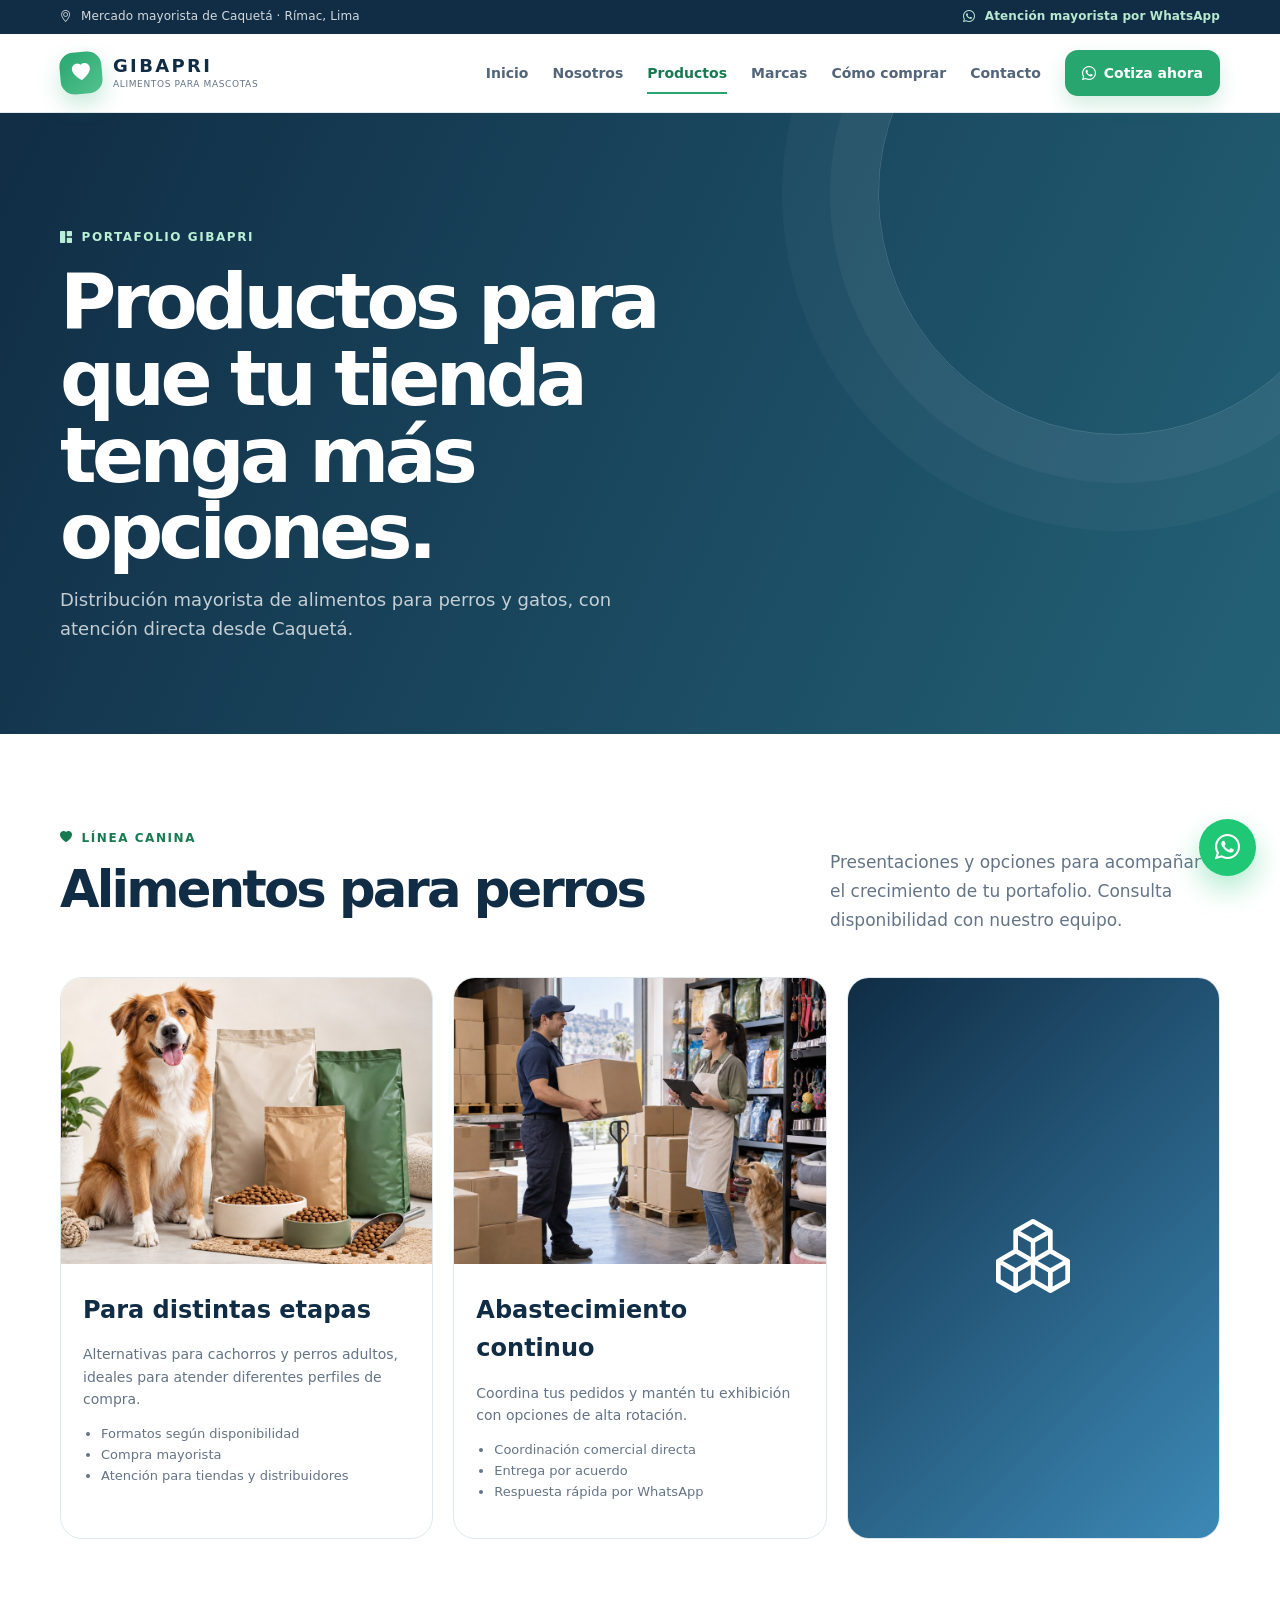
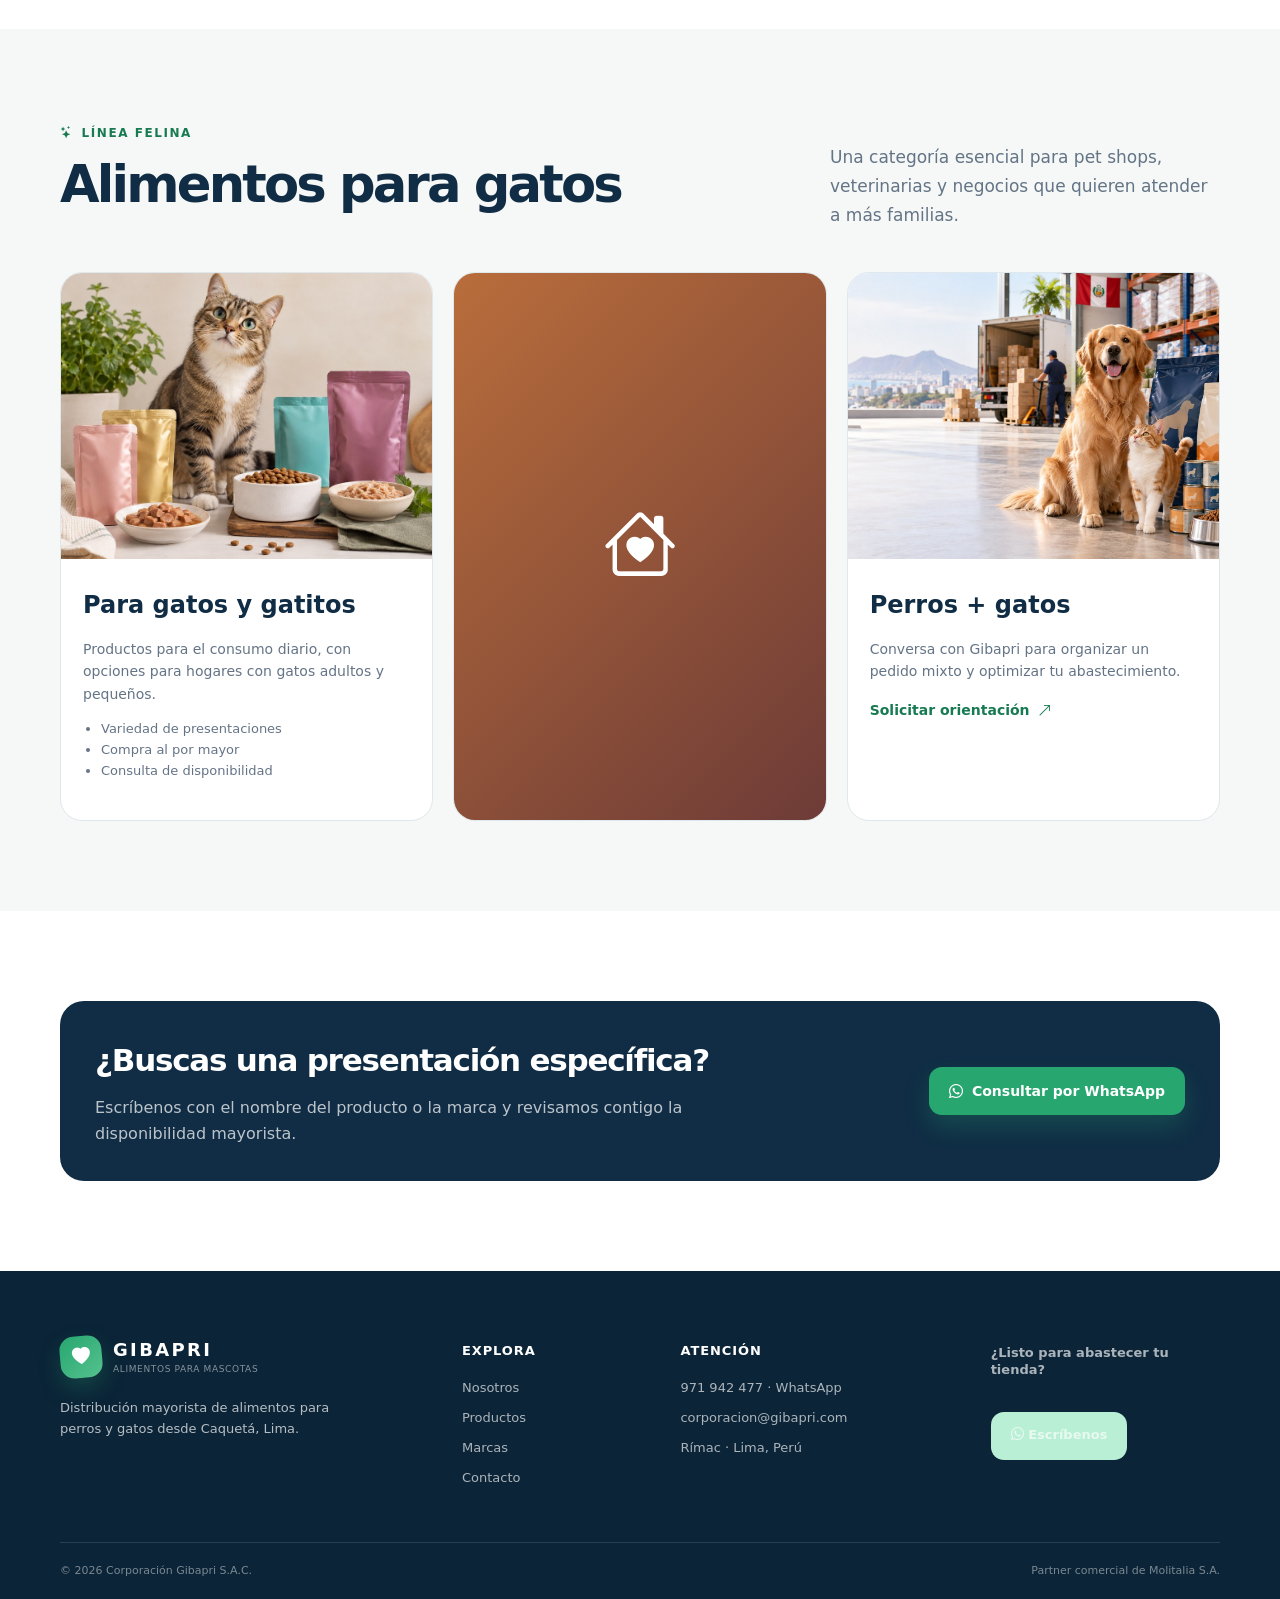
<file: productos.html>
<!doctype html>
<html lang="es">
<head>
  <meta charset="utf-8"><meta name="viewport" content="width=device-width, initial-scale=1">
  <meta name="description" content="Productos para perros y gatos al por mayor de Corporación Gibapri S.A.C.">
  <title>Productos | Corporación Gibapri S.A.C.</title>
  <link rel="icon" href="assets/img/favicon.png"><link rel="stylesheet" href="assets/vendor/bootstrap-icons/bootstrap-icons.css"><link rel="stylesheet" href="assets/css/main.css">
</head>
<body>
  <div class="topbar"><div class="container topbar-inner"><span><i class="bi bi-geo-alt"></i> Mercado mayorista de Caquetá · Rímac, Lima</span><a href="https://wa.me/51971942477" target="_blank" rel="noopener"><i class="bi bi-whatsapp"></i> Atención mayorista por WhatsApp</a></div></div>
  <header class="site-header"><div class="container nav-wrap"><a class="brand" href="index.html"><span class="brand-mark"><i class="bi bi-heart-fill"></i></span><span class="brand-copy"><strong>GIBAPRI</strong><small>Alimentos para mascotas</small></span></a><button class="mobile-nav-toggle" type="button" aria-label="Abrir menú" aria-controls="navmenu" aria-expanded="false"><i class="bi bi-list"></i></button><nav id="navmenu" class="main-nav"><a href="index.html">Inicio</a><a href="index.html#nosotros">Nosotros</a><a class="active" href="productos.html">Productos</a><a href="marcas.html">Marcas</a><a href="index.html#como-comprar">Cómo comprar</a><a href="contacto.html">Contacto</a><a class="nav-cta" href="https://wa.me/51971942477" target="_blank" rel="noopener"><i class="bi bi-whatsapp"></i> Cotiza ahora</a></nav></div></header>
  <main>
    <section class="page-hero"><div class="container"><span class="eyebrow light"><i class="bi bi-grid-1x2-fill"></i> Portafolio Gibapri</span><h1>Productos para que tu tienda tenga más opciones.</h1><p>Distribución mayorista de alimentos para perros y gatos, con atención directa desde Caquetá.</p></div></section>
    <section class="detail-section" id="perros"><div class="container"><div class="section-heading reveal"><div><span class="eyebrow"><i class="bi bi-heart-fill"></i> Línea canina</span><h2>Alimentos para perros</h2></div><p>Presentaciones y opciones para acompañar el crecimiento de tu portafolio. Consulta disponibilidad con nuestro equipo.</p></div><div class="detail-grid"><article class="detail-card reveal"><img src="assets/img/gibapri/dog-food.jpg" alt="Alimentos para perros"><div class="detail-card-content"><h2>Para distintas etapas</h2><p>Alternativas para cachorros y perros adultos, ideales para atender diferentes perfiles de compra.</p><ul><li>Formatos según disponibilidad</li><li>Compra mayorista</li><li>Atención para tiendas y distribuidores</li></ul></div></article><article class="detail-card reveal"><img src="assets/img/gibapri/wholesale-supply.jpg" alt="Sacos de alimentos en distribución"><div class="detail-card-content"><h2>Abastecimiento continuo</h2><p>Coordina tus pedidos y mantén tu exhibición con opciones de alta rotación.</p><ul><li>Coordinación comercial directa</li><li>Entrega por acuerdo</li><li>Respuesta rápida por WhatsApp</li></ul></div></article><article class="detail-card reveal"><div class="product-icon" style="height:100%;min-height:300px"><i class="bi bi-boxes"></i></div><div class="detail-card-content"><h2>Completa tu mix</h2><p>Combina productos caninos con opciones felinas y arma una propuesta más completa para tus clientes.</p><a class="text-link" href="https://wa.me/51971942477?text=Hola%20Gibapri%2C%20quiero%20cotizar%20alimentos%20para%20perros." target="_blank" rel="noopener">Cotizar línea canina <i class="bi bi-arrow-up-right"></i></a></div></article></div></div></section>
    <section class="detail-section alt" id="gatos"><div class="container"><div class="section-heading reveal"><div><span class="eyebrow"><i class="bi bi-stars"></i> Línea felina</span><h2>Alimentos para gatos</h2></div><p>Una categoría esencial para pet shops, veterinarias y negocios que quieren atender a más familias.</p></div><div class="detail-grid"><article class="detail-card reveal"><img src="assets/img/gibapri/cat-food.jpg" alt="Alimentos para gatos"><div class="detail-card-content"><h2>Para gatos y gatitos</h2><p>Productos para el consumo diario, con opciones para hogares con gatos adultos y pequeños.</p><ul><li>Variedad de presentaciones</li><li>Compra al por mayor</li><li>Consulta de disponibilidad</li></ul></div></article><article class="detail-card reveal"><div class="product-icon" style="height:100%;min-height:300px;background:linear-gradient(135deg,#b96d3b,#6d3b37)"><i class="bi bi-house-heart"></i></div><div class="detail-card-content"><h2>Una tienda más completa</h2><p>Amplía tu oferta con una línea felina que acompañe las compras habituales de tus clientes.</p><a class="text-link" href="https://wa.me/51971942477?text=Hola%20Gibapri%2C%20quiero%20cotizar%20alimentos%20para%20gatos." target="_blank" rel="noopener">Cotizar línea felina <i class="bi bi-arrow-up-right"></i></a></div></article><article class="detail-card reveal"><img src="assets/img/gibapri/hero-pets.jpg" alt="Perros y gatos en un negocio de mascotas"><div class="detail-card-content"><h2>Perros + gatos</h2><p>Conversa con Gibapri para organizar un pedido mixto y optimizar tu abastecimiento.</p><a class="text-link" href="contacto.html">Solicitar orientación <i class="bi bi-arrow-up-right"></i></a></div></article></div></div></section>
    <section class="detail-section"><div class="container"><div class="info-banner reveal"><div><h2>¿Buscas una presentación específica?</h2><p>Escríbenos con el nombre del producto o la marca y revisamos contigo la disponibilidad mayorista.</p></div><a class="btn btn-primary" href="https://wa.me/51971942477" target="_blank" rel="noopener"><i class="bi bi-whatsapp"></i> Consultar por WhatsApp</a></div></div></section>
  </main>
  <footer class="site-footer"><div class="container footer-grid"><div><a class="brand footer-brand" href="index.html"><span class="brand-mark"><i class="bi bi-heart-fill"></i></span><span class="brand-copy"><strong>GIBAPRI</strong><small>Alimentos para mascotas</small></span></a><p>Distribución mayorista de alimentos para perros y gatos desde Caquetá, Lima.</p></div><div><h4>Explora</h4><a href="index.html#nosotros">Nosotros</a><a href="productos.html">Productos</a><a href="marcas.html">Marcas</a><a href="contacto.html">Contacto</a></div><div><h4>Atención</h4><a href="https://wa.me/51971942477" target="_blank" rel="noopener">971 942 477 · WhatsApp</a><a href="mailto:corporacion@gibapri.com">corporacion@gibapri.com</a><span>Rímac · Lima, Perú</span></div><div class="footer-cta"><span>¿Listo para abastecer tu tienda?</span><a class="btn btn-footer" href="https://wa.me/51971942477" target="_blank" rel="noopener"><i class="bi bi-whatsapp"></i> Escríbenos</a></div></div><div class="container footer-bottom"><span>© <span data-year></span> Corporación Gibapri S.A.C.</span><span>Partner comercial de Molitalia S.A.</span></div></footer><a class="floating-whatsapp" href="https://wa.me/51971942477" target="_blank" rel="noopener" aria-label="Contactar por WhatsApp"><i class="bi bi-whatsapp"></i></a><script src="assets/js/main.js"></script>
</body>
</html>
</file>
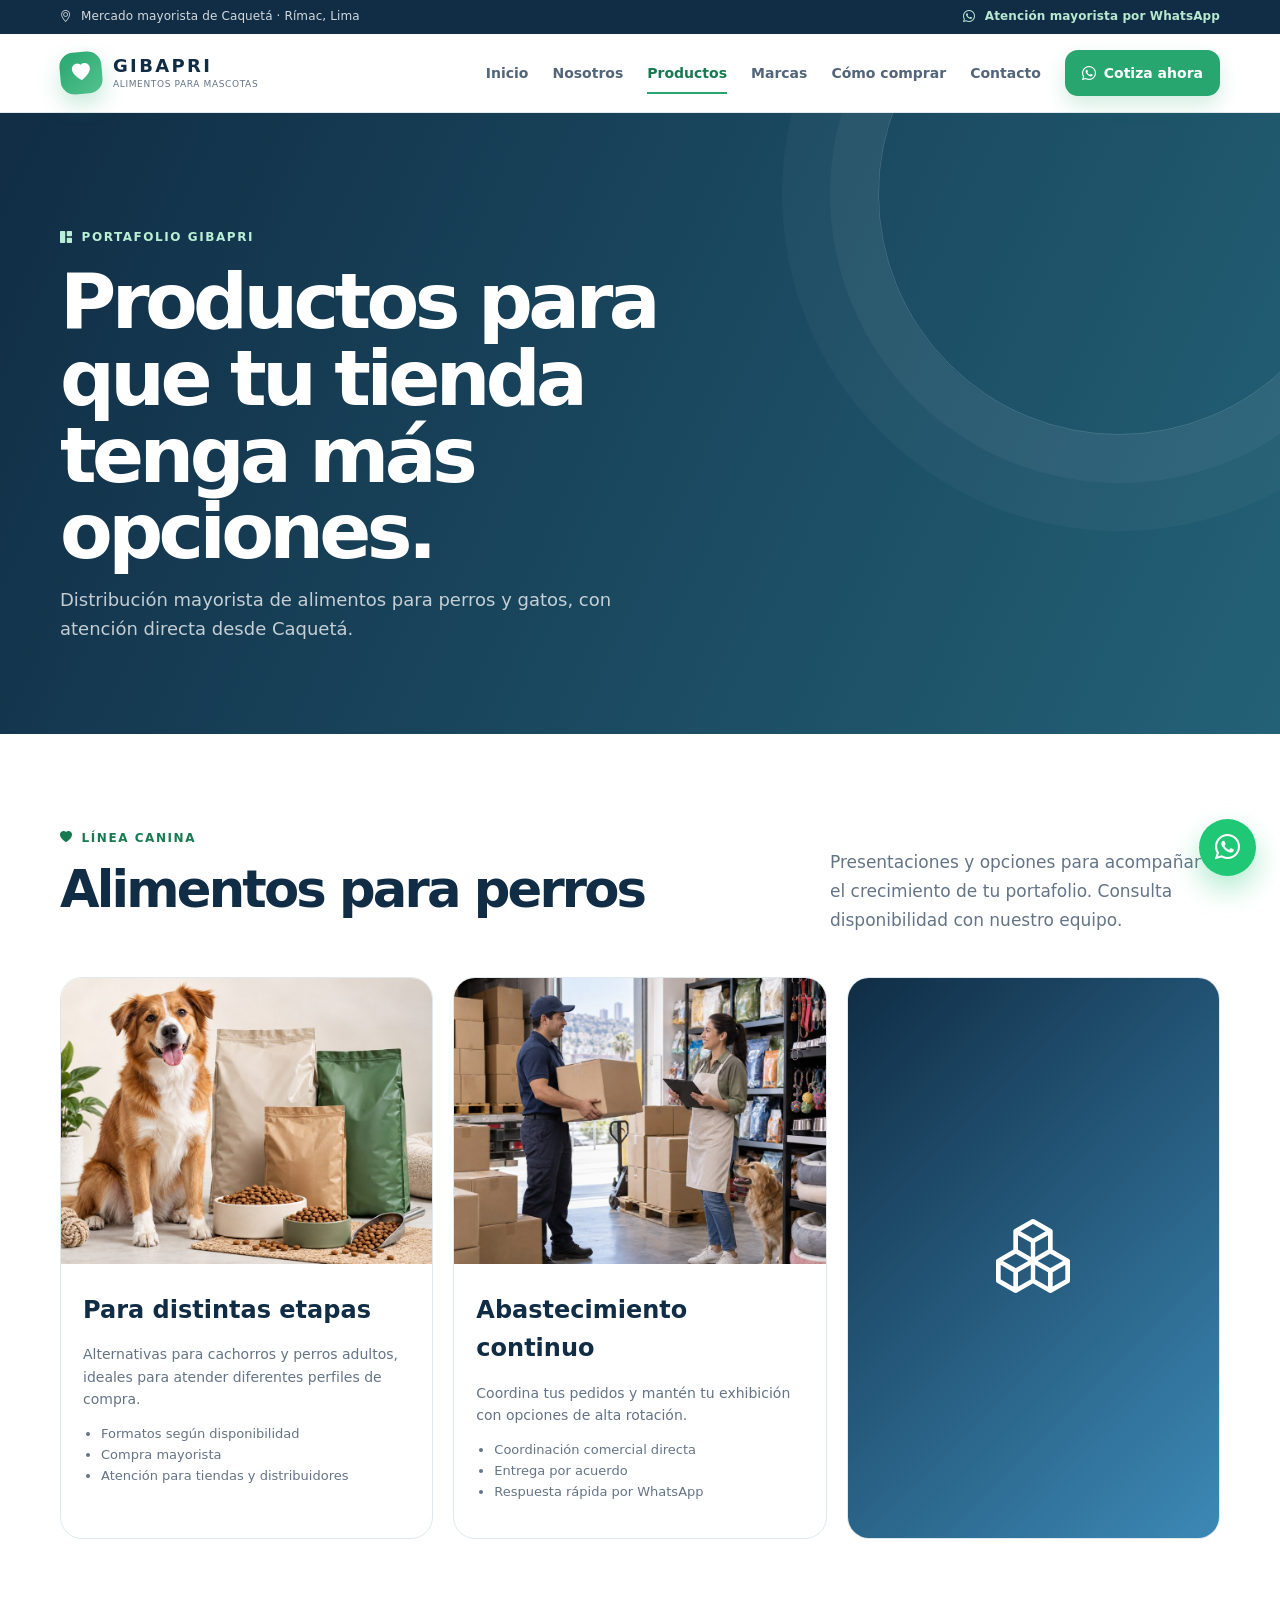
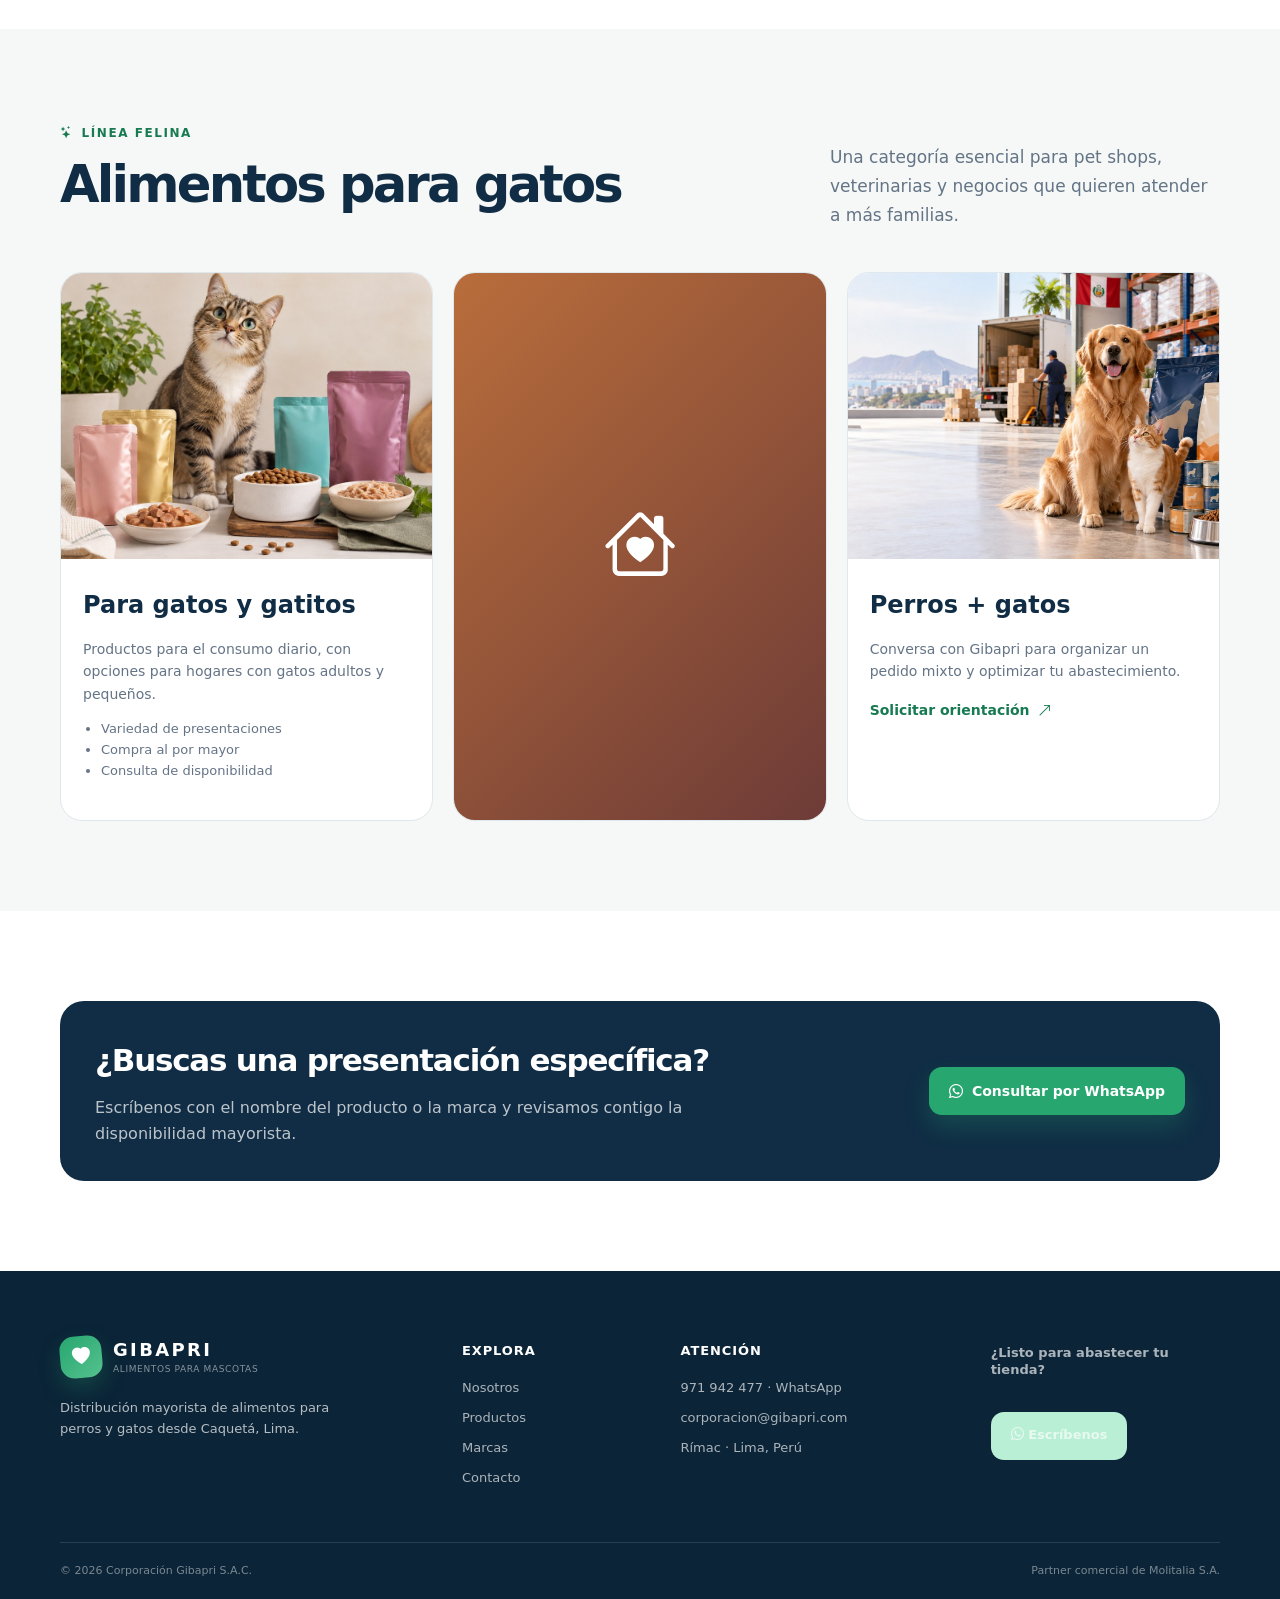
<file: service-details.html>
<!doctype html><html lang="es"><head><meta charset="utf-8"><meta http-equiv="refresh" content="0; url=productos.html"><title>Productos | Gibapri</title><link rel="canonical" href="productos.html"></head><body><p>Redirigiendo a <a href="productos.html">Productos</a>…</p><script>window.location.replace('productos.html');</script></body></html>
</file>
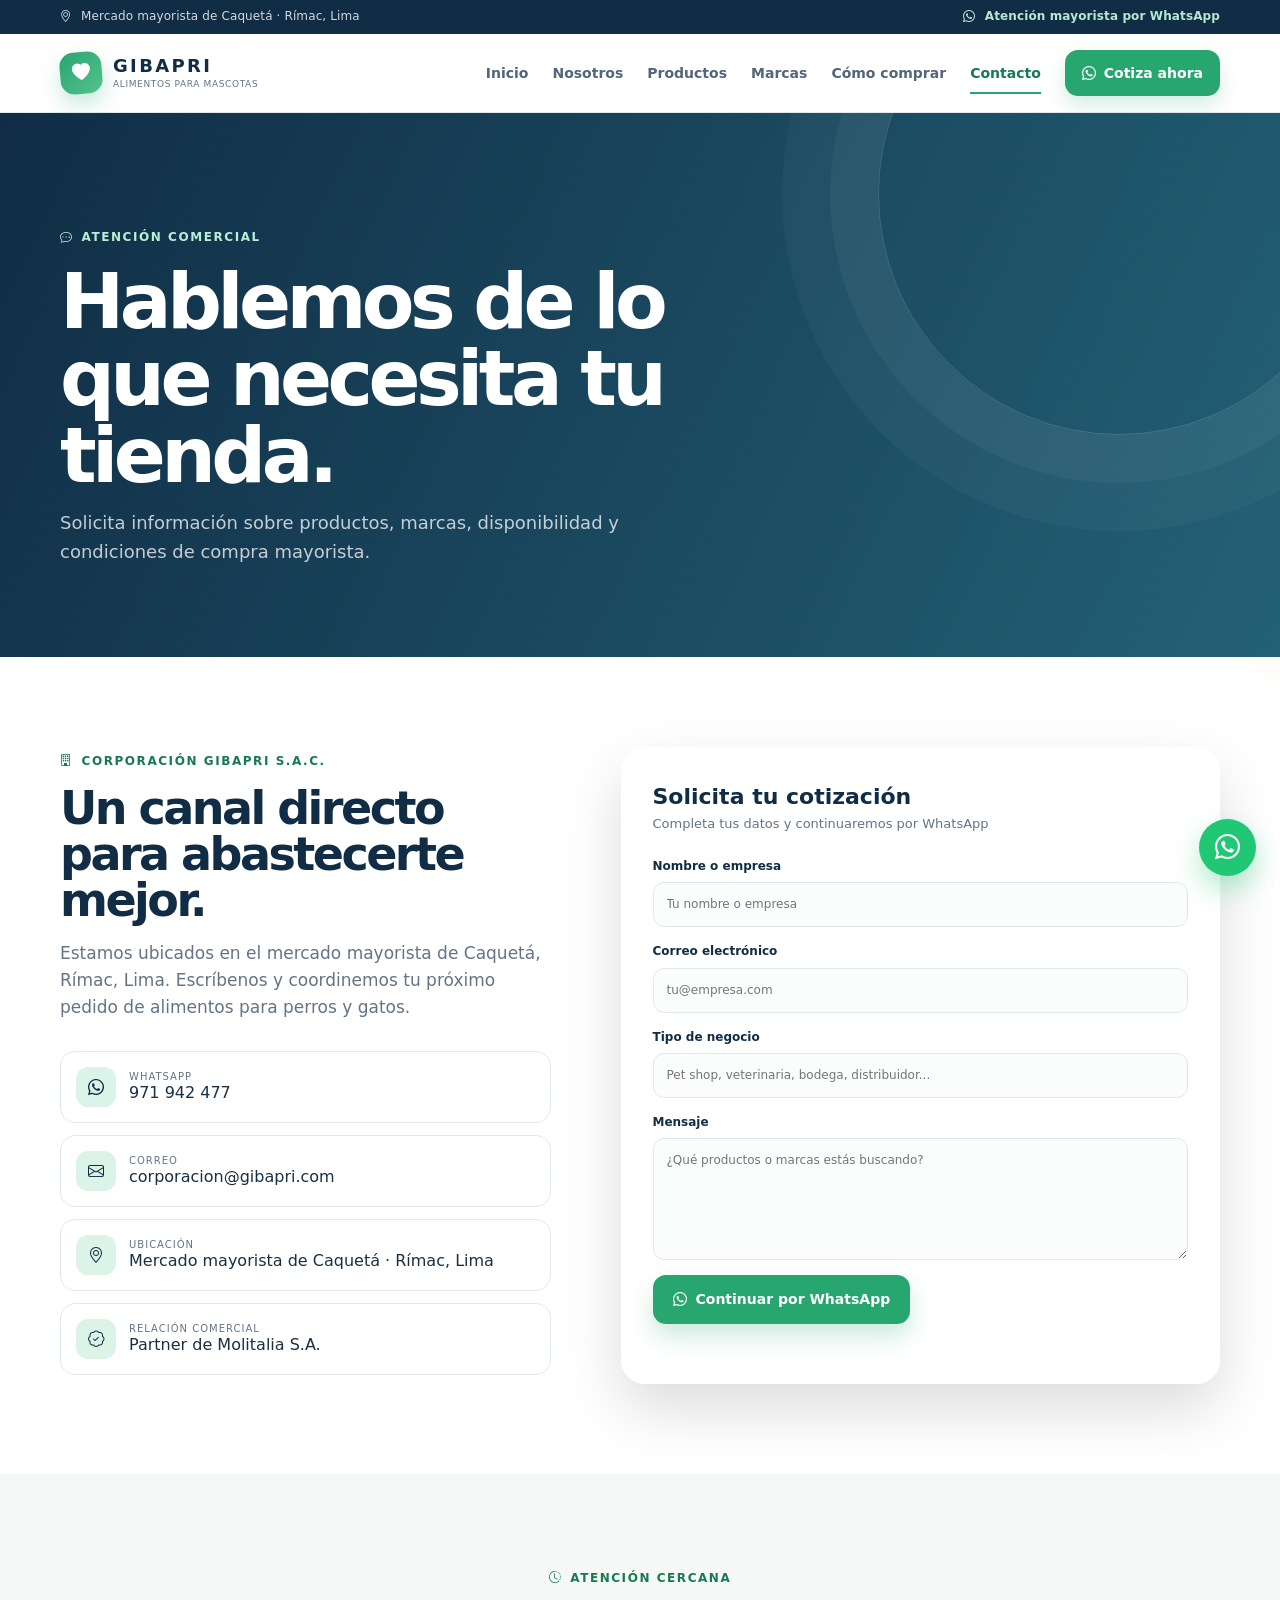
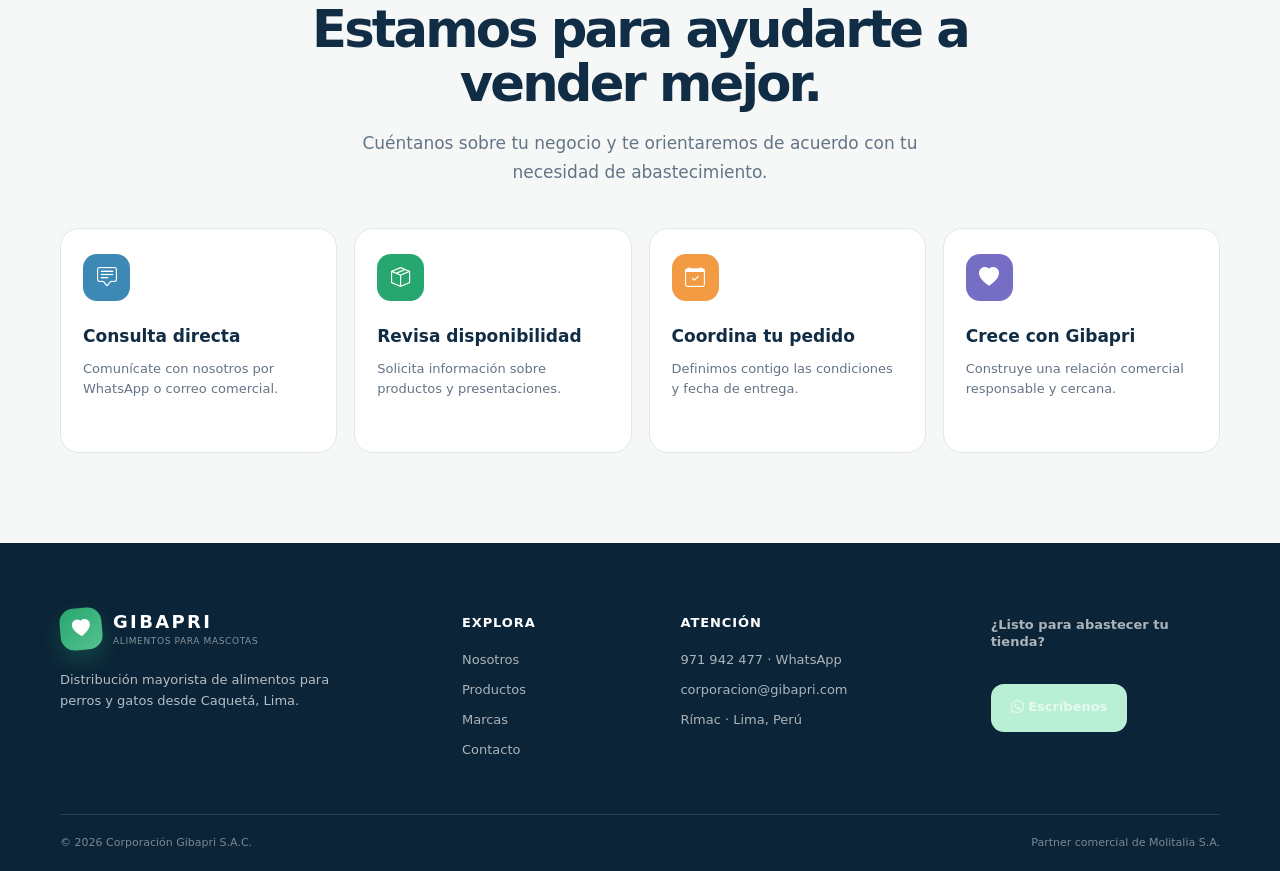
<file: starter-page.html>
<!doctype html><html lang="es"><head><meta charset="utf-8"><meta http-equiv="refresh" content="0; url=contacto.html"><title>Contacto | Gibapri</title><link rel="canonical" href="contacto.html"></head><body><p>Redirigiendo a <a href="contacto.html">Contacto</a>…</p><script>window.location.replace('contacto.html');</script></body></html>
</file>
<file: assets/css/main.css>
:root {
  --navy: #102d45;
  --navy-2: #173f5f;
  --ink: #183044;
  --muted: #647486;
  --line: #dfe8ed;
  --cream: #fffaf2;
  --soft: #f5f8f6;
  --green: #27a66f;
  --green-dark: #177a51;
  --orange: #f29b42;
  --blue: #3c89b6;
  --white: #fff;
  --shadow: 0 24px 70px rgba(16,45,69,.12);
}

* { box-sizing: border-box; }
html { scroll-behavior: smooth; }
body { margin: 0; color: var(--ink); background: #fff; font-family: Inter, ui-sans-serif, system-ui, -apple-system, BlinkMacSystemFont, "Segoe UI", sans-serif; font-size: 16px; line-height: 1.6; overflow-x: hidden; }
body::before, body::after { content: ""; position: fixed; z-index: -2; width: 34rem; height: 34rem; border-radius: 50%; pointer-events: none; filter: blur(4px); opacity: .38; }
body::before { top: 12rem; left: -24rem; background: radial-gradient(circle, rgba(39,166,111,.19), transparent 66%); animation: drift 16s ease-in-out infinite alternate; }
body::after { right: -24rem; bottom: 8rem; background: radial-gradient(circle, rgba(242,155,66,.16), transparent 66%); animation: drift 20s ease-in-out infinite alternate-reverse; }
img { max-width: 100%; display: block; }
a { color: inherit; text-decoration: none; }
button, input, textarea { font: inherit; }
.container { width: min(1160px, calc(100% - 48px)); margin-inline: auto; }

.topbar { background: var(--navy); color: rgba(255,255,255,.82); font-size: 12px; letter-spacing: .01em; }
.topbar-inner { display: flex; justify-content: space-between; align-items: center; gap: 24px; min-height: 34px; }
.topbar a { color: #b9e8d1; font-weight: 700; }
.topbar i { margin-right: 5px; }

.site-header { position: sticky; top: 0; z-index: 50; background: rgba(255,255,255,.92); border-bottom: 1px solid rgba(223,232,237,.9); backdrop-filter: blur(18px); }
.nav-wrap { display: flex; justify-content: space-between; align-items: center; min-height: 78px; gap: 24px; }
.brand { display: inline-flex; align-items: center; gap: 11px; flex-shrink: 0; }
.brand-mark { display: grid; place-items: center; width: 42px; height: 42px; color: #fff; font-size: 18px; border-radius: 14px; background: linear-gradient(140deg, var(--green), #55c28f); box-shadow: 0 10px 22px rgba(39,166,111,.25); transform: rotate(-5deg); }
.brand-copy { display: grid; line-height: 1.05; gap: 5px; }
.brand-copy strong { color: var(--navy); font-size: 18px; letter-spacing: .13em; }
.brand-copy small { color: var(--muted); font-size: 9px; letter-spacing: .07em; text-transform: uppercase; }
.main-nav { display: flex; align-items: center; gap: 24px; color: #536579; font-size: 14px; font-weight: 600; }
.main-nav > a:not(.nav-cta) { position: relative; padding-block: 28px; transition: color .2s ease; }
.main-nav > a:not(.nav-cta)::after { content: ""; position: absolute; left: 0; right: 0; bottom: 18px; height: 2px; background: var(--green); transform: scaleX(0); transform-origin: center; transition: transform .2s ease; }
.main-nav > a:hover, .main-nav > a.active { color: var(--green-dark); }
.main-nav > a:hover::after, .main-nav > a.active::after { transform: scaleX(1); }
.nav-cta { display: inline-flex; align-items: center; gap: 8px; padding: 12px 17px; color: #fff; border-radius: 13px; background: var(--green); box-shadow: 0 9px 20px rgba(39,166,111,.2); transition: transform .2s ease, background .2s ease; }
.nav-cta:hover { color: #fff; background: var(--green-dark); transform: translateY(-2px); }
.mobile-nav-toggle { display: none; border: 0; color: var(--navy); background: transparent; font-size: 28px; cursor: pointer; }

.hero-slider { position: relative; min-height: 645px; overflow: hidden; isolation: isolate; background: var(--navy); }
.hero-slide { position: absolute; inset: 0; display: flex; align-items: center; opacity: 0; visibility: hidden; background-position: center; background-size: cover; transition: opacity .8s ease, visibility .8s ease, transform 7s ease; transform: scale(1.04); }
.hero-slide.is-active { opacity: 1; visibility: visible; transform: scale(1); }
.hero-content { position: relative; z-index: 2; padding-block: 80px 120px; color: #fff; }
.hero-content h1, .hero-content h2 { max-width: 720px; margin: 18px 0 20px; color: #fff; font-size: clamp(2.9rem, 6vw, 5.4rem); font-weight: 760; letter-spacing: -.065em; line-height: .98; }
.hero-content h2 { font-size: clamp(2.9rem, 5.2vw, 4.7rem); }
.hero-content p { max-width: 590px; margin: 0 0 30px; color: rgba(255,255,255,.83); font-size: 18px; line-height: 1.65; }
.eyebrow { display: inline-flex; align-items: center; gap: 8px; color: var(--green-dark); font-size: 12px; font-weight: 800; letter-spacing: .13em; text-transform: uppercase; }
.eyebrow.light { color: #b9efd4; }
.hero-actions { display: flex; align-items: center; flex-wrap: wrap; gap: 13px; }
.btn { display: inline-flex; align-items: center; justify-content: center; gap: 9px; min-height: 48px; padding: 12px 19px; border: 1px solid transparent; border-radius: 13px; font-weight: 750; font-size: 14px; cursor: pointer; transition: transform .2s ease, background .2s ease, box-shadow .2s ease, border-color .2s ease; }
.btn:hover { transform: translateY(-2px); }
.btn-primary { color: #fff; background: var(--green); box-shadow: 0 12px 24px rgba(39,166,111,.24); }
.btn-primary:hover { color: #fff; background: var(--green-dark); box-shadow: 0 14px 28px rgba(39,166,111,.3); }
.btn-ghost { color: #fff; border-color: rgba(255,255,255,.42); background: rgba(255,255,255,.08); }
.btn-ghost:hover { color: #fff; border-color: rgba(255,255,255,.8); background: rgba(255,255,255,.16); }
.hero-proof { display: flex; flex-wrap: wrap; gap: 17px; margin-top: 38px; color: rgba(255,255,255,.72); font-size: 12px; font-weight: 600; }
.hero-proof i { margin-right: 5px; color: #b9efd4; }
.slider-controls { position: absolute; z-index: 4; right: 0; bottom: 38px; left: 0; display: flex; align-items: center; justify-content: space-between; }
.slider-controls button { display: grid; place-items: center; width: 40px; height: 40px; border: 1px solid rgba(255,255,255,.35); border-radius: 50%; color: #fff; background: rgba(16,45,69,.3); cursor: pointer; transition: background .2s ease, border-color .2s ease; }
.slider-controls button:hover { border-color: #fff; background: rgba(16,45,69,.8); }
.slider-dots { display: flex; gap: 8px; margin-left: auto; margin-right: 14px; }
.slider-dots button { width: 25px; height: 4px; border: 0; border-radius: 9px; background: rgba(255,255,255,.42); }
.slider-dots button.is-active { width: 42px; background: #b9efd4; }

.brand-strip { border-bottom: 1px solid var(--line); background: #fff; }
.brand-strip-inner { display: flex; align-items: center; flex-wrap: wrap; gap: 12px 24px; min-height: 82px; }
.strip-label { margin-right: auto; color: var(--muted); font-size: 12px; font-weight: 700; letter-spacing: .04em; text-transform: uppercase; }
.brand-pill { color: var(--navy); font-size: 16px; font-weight: 800; letter-spacing: .03em; }
.brand-pill-partner { display: inline-flex; align-items: center; gap: 6px; color: var(--green-dark); font-size: 12px; letter-spacing: 0; }

.section { padding: 112px 0; }
.section-soft { position: relative; background: var(--soft); }
.section-soft::before { content: ""; position: absolute; top: 0; right: 0; width: 44%; height: 100%; background-image: radial-gradient(#cfe4d9 1px, transparent 1px); background-size: 19px 19px; opacity: .32; pointer-events: none; }
.section-navy { position: relative; overflow: hidden; color: #fff; background: var(--navy); }
.section-navy::after { content: ""; position: absolute; top: -15rem; right: -10rem; width: 30rem; height: 30rem; border: 1px solid rgba(185,239,212,.16); border-radius: 50%; box-shadow: 0 0 0 55px rgba(185,239,212,.04), 0 0 0 110px rgba(185,239,212,.03); }
.split-section, .how-section, .contact-grid { position: relative; z-index: 1; display: grid; grid-template-columns: 1fr 1fr; align-items: center; gap: 84px; }
.section-copy h2, .section-heading h2 { margin: 14px 0 18px; color: var(--navy); font-size: clamp(2.1rem, 4vw, 3.4rem); font-weight: 760; letter-spacing: -.055em; line-height: 1.05; }
.section-copy p { color: var(--muted); }
.section-copy .lead, .section-heading > p { font-size: 17px; line-height: 1.7; }
.mini-values { display: grid; grid-template-columns: 1fr 1fr; gap: 20px; margin: 28px 0; }
.mini-values div { display: grid; grid-template-columns: 27px 1fr; align-items: start; column-gap: 8px; }
.mini-values i { grid-row: span 2; color: var(--green); font-size: 20px; }
.mini-values strong { color: var(--navy); font-size: 14px; }
.mini-values span { color: var(--muted); font-size: 12px; line-height: 1.35; }
.text-link { display: inline-flex; align-items: center; gap: 8px; color: var(--green-dark); font-size: 14px; font-weight: 800; }
.text-link:hover { color: var(--orange); }
.about-visual { position: relative; min-height: 460px; }
.image-frame { position: absolute; z-index: 1; top: 20px; right: 18px; width: min(430px, 90%); overflow: hidden; border-radius: 28px; box-shadow: var(--shadow); transform: rotate(2deg); }
.image-frame::after { content: ""; position: absolute; inset: 0; background: linear-gradient(180deg, transparent 52%, rgba(16,45,69,.38)); }
.image-frame img { width: 100%; aspect-ratio: 1 / 1; object-fit: cover; }
.floating-note { position: absolute; z-index: 2; right: 22px; bottom: 22px; display: grid; grid-template-columns: 28px 1fr; column-gap: 7px; align-items: center; padding: 13px 17px; border-radius: 15px; color: var(--navy); background: rgba(255,255,255,.95); box-shadow: 0 13px 35px rgba(16,45,69,.18); }
.floating-note i { grid-row: span 2; color: var(--green); font-size: 21px; }
.floating-note strong { font-size: 13px; }
.floating-note small { color: var(--muted); font-size: 10px; }
.accent-orb { position: absolute; bottom: 12px; left: 0; width: 220px; height: 220px; border-radius: 50%; background: radial-gradient(circle at 35% 35%, #f6bc73, var(--orange)); opacity: .86; }

.section-heading { display: flex; align-items: end; justify-content: space-between; gap: 40px; margin-bottom: 42px; }
.section-heading > div { max-width: 660px; }
.section-heading > p { max-width: 390px; margin: 0; color: var(--muted); }
.section-heading.centered { display: block; max-width: 700px; margin-inline: auto; text-align: center; }
.section-heading.centered .eyebrow { justify-content: center; }
.section-heading.centered > p { max-width: 620px; margin-inline: auto; }
.section-heading-light h2, .section-heading-light > p { color: #fff; }
.section-heading-light > p { color: rgba(255,255,255,.68); }
.product-grid { display: grid; grid-template-columns: repeat(3, 1fr); gap: 20px; }
.product-card { overflow: hidden; border: 1px solid var(--line); border-radius: 25px; background: #fff; box-shadow: 0 9px 24px rgba(16,45,69,.03); transition: transform .28s ease, box-shadow .28s ease, border-color .28s ease; }
.product-card:hover { border-color: rgba(39,166,111,.45); box-shadow: 0 22px 45px rgba(16,45,69,.13); transform: translateY(-7px); }
.product-image { position: relative; overflow: hidden; }
.product-image img { width: 100%; aspect-ratio: 1.35 / 1; object-fit: cover; transition: transform .5s ease; }
.product-card:hover .product-image img { transform: scale(1.06); }
.product-tag { position: absolute; top: 15px; left: 15px; padding: 7px 10px; border-radius: 99px; color: #fff; background: var(--green); font-size: 10px; font-weight: 800; letter-spacing: .05em; text-transform: uppercase; }
.product-tag-orange { background: var(--orange); }
.product-body { padding: 25px 25px 27px; }
.product-kicker { color: var(--green-dark); font-size: 11px; font-weight: 800; letter-spacing: .12em; text-transform: uppercase; }
.product-body h3 { margin: 8px 0 10px; color: var(--navy); font-size: 22px; letter-spacing: -.02em; }
.product-body p { min-height: 73px; margin: 0 0 18px; color: var(--muted); font-size: 14px; }
.product-body a { display: inline-flex; align-items: center; gap: 7px; color: var(--green-dark); font-size: 13px; font-weight: 800; }
.product-icon { display: grid; place-items: center; min-height: 225px; color: #fff; font-size: 74px; background: linear-gradient(135deg, var(--navy), var(--blue)); }

.brand-cards { position: relative; z-index: 1; display: grid; grid-template-columns: repeat(2, 1fr); gap: 14px; }
.brand-card { display: grid; grid-template-columns: 58px 1fr 25px; align-items: center; gap: 15px; min-height: 125px; padding: 20px 21px; border: 1px solid rgba(255,255,255,.13); border-radius: 19px; color: #fff; background: rgba(255,255,255,.07); transition: background .25s ease, transform .25s ease, border-color .25s ease; }
.brand-card:hover { color: #fff; border-color: rgba(185,239,212,.55); background: linear-gradient(120deg, rgba(39,166,111,.3), rgba(255,255,255,.08)); transform: translateY(-5px); }
.brand-card-symbol { display: grid; place-items: center; width: 55px; height: 55px; border-radius: 17px; color: var(--navy); background: #b9efd4; font-size: 26px; font-weight: 900; }
.brand-symbol-blue { color: #fff; background: #4ba1cf; }
.brand-symbol-orange { color: #fff; background: var(--orange); }
.brand-symbol-gold { color: var(--navy); background: #f5d28a; font-size: 20px; }
.brand-card strong { display: block; font-size: 17px; }
.brand-card p { margin: 4px 0 0; color: rgba(255,255,255,.64); font-size: 13px; line-height: 1.4; }
.brand-card > i { color: #b9efd4; }

.benefit-grid { display: grid; grid-template-columns: repeat(4, 1fr); gap: 17px; }
.benefit-card { min-height: 225px; padding: 25px 22px; border: 1px solid var(--line); border-radius: 19px; background: #fff; transition: transform .25s ease, box-shadow .25s ease; }
.benefit-card:hover { box-shadow: var(--shadow); transform: translateY(-5px); }
.benefit-icon { display: grid; place-items: center; width: 47px; height: 47px; margin-bottom: 22px; border-radius: 14px; color: #fff; background: var(--blue); font-size: 20px; }
.benefit-icon.green { background: var(--green); }.benefit-icon.orange { background: var(--orange); }.benefit-icon.purple { background: #766dc5; }
.benefit-card h3 { margin: 0 0 8px; color: var(--navy); font-size: 17px; }.benefit-card p { margin: 0; color: var(--muted); font-size: 13px; }

.steps { display: grid; gap: 17px; }
.step { display: grid; grid-template-columns: 62px 1fr; align-items: start; gap: 18px; padding: 20px 0; border-bottom: 1px solid var(--line); }
.step:last-child { border-bottom: 0; }.step > span { color: var(--orange); font-size: 18px; font-weight: 850; }.step strong { color: var(--navy); font-size: 16px; }.step p { margin: 5px 0 0; color: var(--muted); font-size: 14px; }

.contact-section { color: #fff; background: linear-gradient(125deg, var(--navy) 0%, #1a4b60 100%); }
.contact-grid { align-items: start; }.contact-copy h2 { margin: 16px 0; color: #fff; font-size: clamp(2.3rem, 4vw, 3.7rem); line-height: 1.03; letter-spacing: -.055em; }.contact-copy > p { max-width: 510px; color: rgba(255,255,255,.72); font-size: 17px; }
.contact-list { display: grid; gap: 15px; margin-top: 34px; }.contact-list a, .contact-list > div { display: flex; align-items: center; gap: 13px; color: #fff; }.contact-list i { display: grid; place-items: center; width: 38px; height: 38px; border-radius: 12px; color: var(--navy); background: #b9efd4; }.contact-list span { display: grid; line-height: 1.3; }.contact-list small { color: rgba(255,255,255,.55); font-size: 10px; letter-spacing: .08em; text-transform: uppercase; }
.contact-form { padding: 31px; border: 1px solid rgba(255,255,255,.2); border-radius: 24px; background: rgba(255,255,255,.98); box-shadow: 0 25px 60px rgba(0,0,0,.14); }.form-header { display: flex; flex-direction: column; margin-bottom: 22px; }.form-header span { color: var(--navy); font-size: 22px; font-weight: 800; }.form-header small { color: var(--muted); font-size: 13px; }.contact-form label { display: grid; gap: 6px; margin-bottom: 15px; color: var(--navy); font-size: 12px; font-weight: 800; }.contact-form input, .contact-form textarea { width: 100%; border: 1px solid var(--line); border-radius: 11px; outline: 0; padding: 12px 13px; color: var(--ink); background: #fbfdfd; font-weight: 500; }.contact-form input:focus, .contact-form textarea:focus { border-color: var(--green); box-shadow: 0 0 0 3px rgba(39,166,111,.12); }.form-status { min-height: 18px; margin: 10px 0 0; color: var(--green-dark); font-size: 12px; font-weight: 700; }

.site-footer { color: rgba(255,255,255,.7); background: #0b2437; }.footer-grid { display: grid; grid-template-columns: 1.6fr .8fr 1.2fr 1fr; gap: 35px; padding: 65px 0 45px; }.footer-brand .brand-copy strong { color: #fff; }.footer-brand .brand-copy small { color: rgba(255,255,255,.5); }.footer-grid > div > p { max-width: 300px; margin: 20px 0 0; font-size: 13px; line-height: 1.6; }.footer-grid h4 { margin: 5px 0 16px; color: #fff; font-size: 13px; letter-spacing: .07em; text-transform: uppercase; }.footer-grid > div:not(:first-child) > a, .footer-grid > div:not(:first-child) > span { display: block; margin: 9px 0; color: rgba(255,255,255,.66); font-size: 13px; }.footer-grid > div:not(:first-child) > a:hover { color: #b9efd4; }.footer-cta { display: flex; flex-direction: column; align-items: flex-start; gap: 16px; }.footer-cta span { color: #fff; font-size: 18px; font-weight: 700; line-height: 1.25; }.btn-footer { color: var(--navy); background: #b9efd4; }.btn-footer:hover { color: var(--navy); background: #fff; }.footer-bottom { display: flex; justify-content: space-between; gap: 20px; padding: 19px 0; border-top: 1px solid rgba(255,255,255,.12); color: rgba(255,255,255,.46); font-size: 11px; }
.floating-whatsapp { position: fixed; z-index: 60; right: 24px; bottom: 24px; display: grid; place-items: center; width: 57px; height: 57px; border-radius: 50%; color: #fff; background: #20c875; box-shadow: 0 13px 28px rgba(32,200,117,.35); font-size: 25px; animation: pulse 2.6s ease-in-out infinite; }.floating-whatsapp:hover { color: #fff; transform: translateY(-3px); }

.page-hero { position: relative; overflow: hidden; padding: 110px 0 90px; color: #fff; background: linear-gradient(115deg, var(--navy), #236177); }.page-hero::after { content: ""; position: absolute; top: -10rem; right: -5rem; width: 30rem; height: 30rem; border: 1px solid rgba(255,255,255,.16); border-radius: 50%; box-shadow: 0 0 0 48px rgba(255,255,255,.04), 0 0 0 96px rgba(255,255,255,.03); }.page-hero h1 { position: relative; z-index: 1; max-width: 760px; margin: 15px 0; color: #fff; font-size: clamp(2.7rem, 6vw, 5rem); letter-spacing: -.06em; line-height: 1; }.page-hero p { position: relative; z-index: 1; max-width: 620px; margin: 0; color: rgba(255,255,255,.75); font-size: 18px; }.detail-section { padding: 90px 0; }.detail-section.alt { background: var(--soft); }.detail-grid { display: grid; grid-template-columns: repeat(3, 1fr); gap: 20px; }.detail-card { overflow: hidden; border: 1px solid var(--line); border-radius: 22px; background: #fff; }.detail-card img { width: 100%; aspect-ratio: 1.3; object-fit: cover; }.detail-card-content { padding: 22px; }.detail-card h2 { margin: 5px 0 10px; color: var(--navy); font-size: 24px; }.detail-card p { color: var(--muted); font-size: 14px; }.detail-card ul { padding-left: 18px; color: var(--muted); font-size: 13px; }.info-banner { display: grid; grid-template-columns: 1.5fr 1fr; gap: 30px; align-items: center; padding: 35px; border-radius: 24px; color: #fff; background: var(--navy); }.info-banner h2 { margin: 0 0 10px; color: #fff; font-size: 31px; letter-spacing: -.04em; }.info-banner p { margin: 0; color: rgba(255,255,255,.72); }.info-banner .btn { justify-self: end; }
.brand-detail-grid { display: grid; grid-template-columns: repeat(2, 1fr); gap: 20px; }.brand-detail { position: relative; min-height: 220px; padding: 28px; border-radius: 22px; color: #fff; background: linear-gradient(135deg, #17465b, #0e2b43); box-shadow: 0 16px 30px rgba(16,45,69,.1); }.brand-detail:nth-child(2) { background: linear-gradient(135deg, #28749d, #173f5f); }.brand-detail:nth-child(3) { background: linear-gradient(135deg, #ce7433, #8b482c); }.brand-detail:nth-child(4) { background: linear-gradient(135deg, #305145, #142e31); }.brand-detail .brand-card-symbol { margin-bottom: 25px; }.brand-detail h2 { margin: 0 0 8px; color: #fff; font-size: 25px; }.brand-detail p { max-width: 430px; margin: 0; color: rgba(255,255,255,.73); font-size: 14px; }.brand-detail .brand-card-symbol { display: inline-grid; }
.contact-page-grid { display: grid; grid-template-columns: .9fr 1.1fr; gap: 70px; align-items: start; }.contact-page-copy h2 { margin: 12px 0 15px; color: var(--navy); font-size: 46px; line-height: 1; letter-spacing: -.055em; }.contact-page-copy p { color: var(--muted); font-size: 17px; }.contact-page-items { display: grid; gap: 12px; margin-top: 30px; }.contact-page-item { display: flex; align-items: center; gap: 13px; padding: 15px; border: 1px solid var(--line); border-radius: 15px; }.contact-page-item i { display: grid; place-items: center; width: 40px; height: 40px; border-radius: 12px; color: var(--navy); background: #dcf3e7; }.contact-page-item span { display: grid; line-height: 1.3; }.contact-page-item small { color: var(--muted); font-size: 10px; text-transform: uppercase; letter-spacing: .1em; }
.reveal { opacity: 0; transform: translateY(20px); transition: opacity .7s ease, transform .7s ease; }.reveal.visible { opacity: 1; transform: none; }
@keyframes pulse { 0%,100% { box-shadow: 0 13px 28px rgba(32,200,117,.35), 0 0 0 0 rgba(32,200,117,.2); } 50% { box-shadow: 0 13px 28px rgba(32,200,117,.35), 0 0 0 12px rgba(32,200,117,0); } }
@keyframes drift { from { transform: translate3d(0,0,0); } to { transform: translate3d(35px,-24px,0); } }

@media (max-width: 980px) { .main-nav { gap: 14px; }.main-nav > a:not(.nav-cta) { font-size: 12px; }.nav-cta { padding-inline: 12px; font-size: 12px; }.split-section, .how-section, .contact-grid { gap: 42px; }.benefit-grid { grid-template-columns: repeat(2, 1fr); }.footer-grid { grid-template-columns: repeat(2, 1fr); }.footer-cta { grid-column: span 2; }.product-grid { gap: 14px; } }
@media (max-width: 760px) { .container { width: min(100% - 34px, 620px); }.topbar-inner { justify-content: center; min-height: 40px; text-align: center; }.topbar-inner > span { display: none; }.nav-wrap { min-height: 69px; }.mobile-nav-toggle { display: block; }.main-nav { position: absolute; top: 69px; right: 17px; left: 17px; display: none; flex-direction: column; align-items: stretch; gap: 0; padding: 11px; border: 1px solid var(--line); border-radius: 16px; background: #fff; box-shadow: var(--shadow); }.main-nav.is-open { display: flex; }.main-nav > a:not(.nav-cta) { padding: 12px 13px; }.main-nav > a:not(.nav-cta)::after { display: none; }.nav-cta { justify-content: center; margin-top: 7px; }.hero-slider { min-height: 650px; }.hero-content { padding-block: 80px 120px; }.hero-content h1, .hero-content h2 { font-size: clamp(2.6rem, 12vw, 4rem); }.hero-content p { font-size: 16px; }.hero-proof { gap: 8px 15px; font-size: 11px; }.brand-strip-inner { justify-content: center; padding: 18px 0; }.strip-label { width: 100%; margin: 0; text-align: center; }.brand-pill { font-size: 14px; }.section { padding: 75px 0; }.split-section, .how-section, .contact-grid, .contact-page-grid { grid-template-columns: 1fr; gap: 40px; }.about-visual { min-height: 390px; }.image-frame { right: 5%; width: 88%; }.section-heading { display: block; margin-bottom: 30px; }.section-heading > p { margin-top: 18px; }.section-heading h2 { font-size: 2.4rem; }.product-grid, .detail-grid, .brand-detail-grid { grid-template-columns: 1fr; }.brand-cards { grid-template-columns: 1fr; }.benefit-grid { grid-template-columns: 1fr 1fr; }.info-banner { grid-template-columns: 1fr; padding: 25px; }.info-banner .btn { justify-self: start; }.footer-grid { grid-template-columns: 1fr 1fr; gap: 25px 18px; }.footer-cta { grid-column: span 2; }.footer-bottom { flex-direction: column; }.page-hero { padding: 75px 0 65px; }.contact-page-copy h2 { font-size: 40px; } }
@media (max-width: 460px) { .hero-actions .btn { width: 100%; }.hero-proof { display: grid; }.benefit-grid, .mini-values { grid-template-columns: 1fr; }.about-visual { min-height: 330px; }.accent-orb { width: 160px; height: 160px; }.floating-whatsapp { right: 16px; bottom: 16px; }.footer-grid { grid-template-columns: 1fr; }.footer-cta { grid-column: auto; }.contact-form { padding: 22px; } }
</file>
